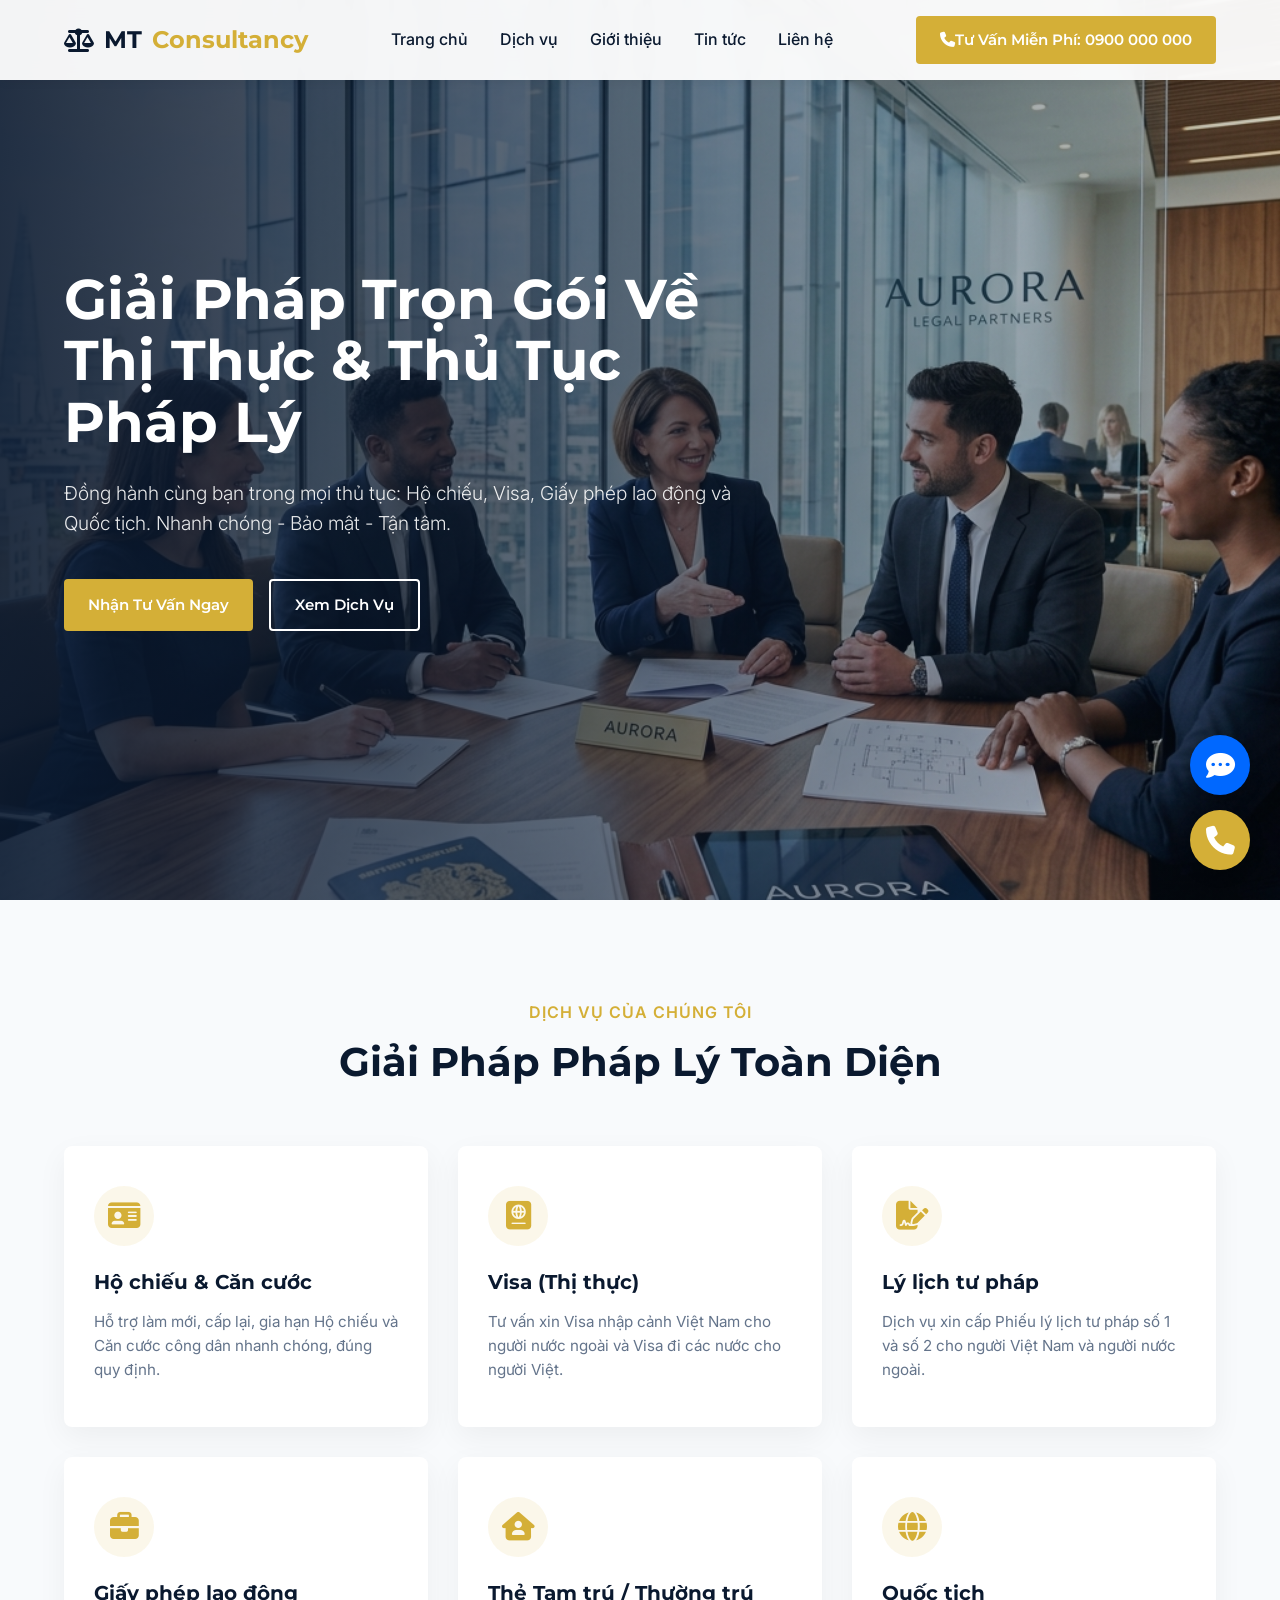
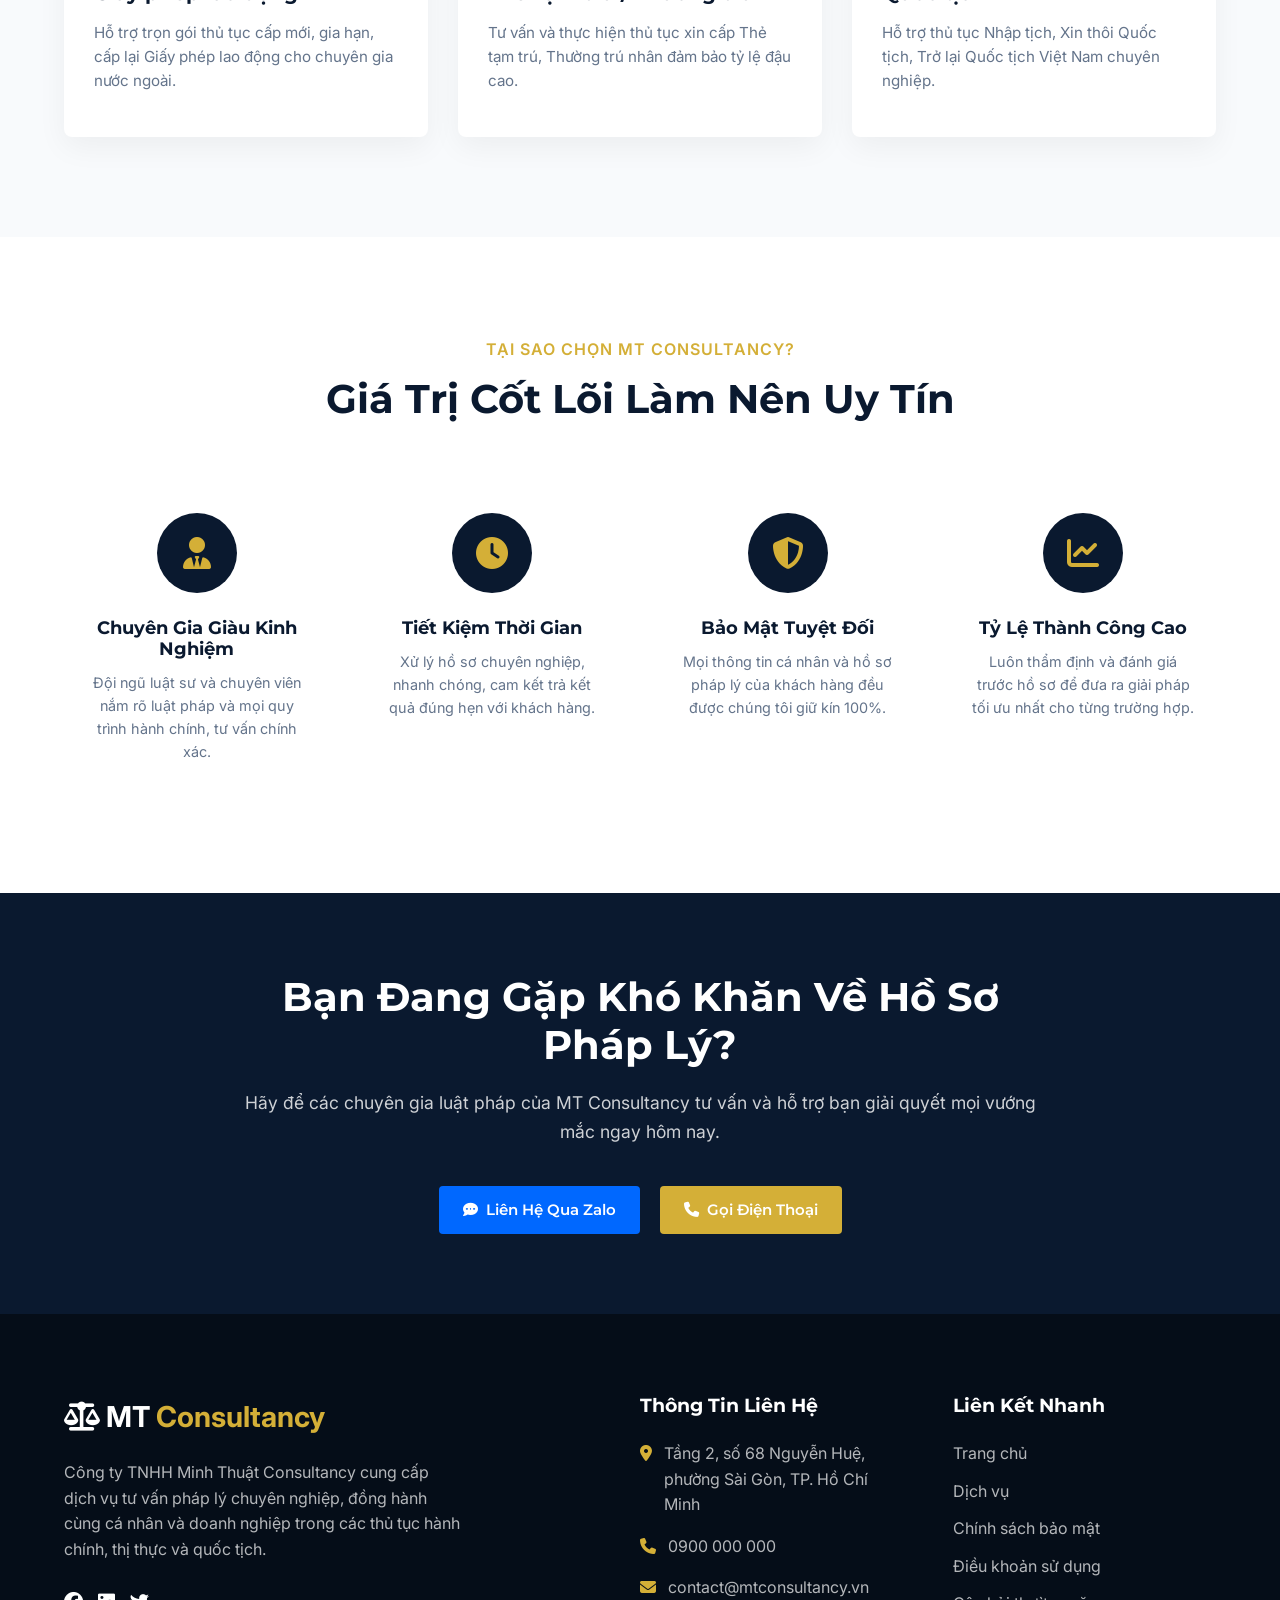
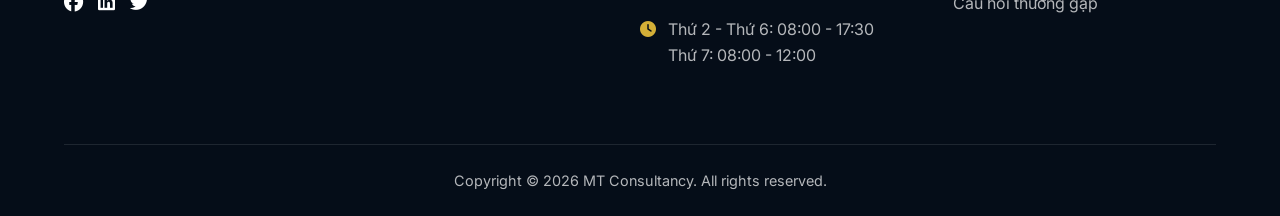
<file: index.html>
<!DOCTYPE html>
<html lang="vi">
<head>
    <meta charset="UTF-8">
    <meta name="viewport" content="width=device-width, initial-scale=1.0">
    <title>MT Consultancy | Giải Pháp Trọn Gói Về Thị Thực & Thủ Tục Pháp Lý</title>
    <meta name="description" content="CÔNG TY TNHH MINH THUẬT CONSULTANCY chuyên tư vấn, hỗ trợ thủ tục cấp Hộ chiếu, Visa, Căn cước, Lý lịch tư pháp, Giấy phép lao động, Thẻ Tạm trú, Thường trú, Quốc tịch nhanh chóng, bảo mật.">
    
    <!-- FontAwesome for Icons -->
    <link rel="stylesheet" href="https://cdnjs.cloudflare.com/ajax/libs/font-awesome/6.4.0/css/all.min.css">
    
    <!-- Custom CSS -->
    <link rel="stylesheet" href="./assets/css/styles.css">
</head>
<body>

    <!-- Header -->
    <header class="header" id="header">
        <div class="container nav-container">
            <a href="#" class="logo">
                <i class="fa-solid fa-scale-balanced"></i> MT <span>Consultancy</span>
            </a>
            
            <ul class="nav-menu" id="nav-menu">
                <li><a href="#home">Trang chủ</a></li>
                <li><a href="#services">Dịch vụ</a></li>
                <li><a href="about.html">Giới thiệu</a></li>
                <li><a href="news.html">Tin tức</a></li>
                <li><a href="#contact">Liên hệ</a></li>
            </ul>
            
            <div class="header-right">
                <a href="tel:0900000000" class="btn btn-primary">
                    <i class="fa-solid fa-phone me-2"></i> Tư Vấn Miễn Phí: 0900 000 000
                </a>
                <div class="mobile-toggle" id="mobile-toggle">
                    <i class="fa-solid fa-bars"></i>
                </div>
            </div>
        </div>
    </header>

    <!-- Main Banner (Hero Section) -->
    <section class="hero" id="home">
        <div class="container">
            <div class="hero-content">
                <h1 class="hero-title">Giải Pháp Trọn Gói Về Thị Thực & Thủ Tục Pháp Lý</h1>
                <p class="hero-subtitle">Đồng hành cùng bạn trong mọi thủ tục: Hộ chiếu, Visa, Giấy phép lao động và Quốc tịch. Nhanh chóng - Bảo mật - Tận tâm.</p>
                <div class="hero-actions">
                    <a href="#contact" class="btn btn-primary">Nhận Tư Vấn Ngay</a>
                    <a href="#services" class="btn btn-outline">Xem Dịch Vụ</a>
                </div>
            </div>
        </div>
    </section>

    <!-- Dịch vụ chính (Our Services) -->
    <section class="services" id="services">
        <div class="container">
            <div class="section-header">
                <span class="section-subtitle">Dịch Vụ Của Chúng Tôi</span>
                <h2 class="section-title">Giải Pháp Pháp Lý Toàn Diện</h2>
            </div>
            
            <div class="services-grid">
                <div class="service-card">
                    <div class="service-icon">
                        <i class="fa-solid fa-id-card"></i>
                    </div>
                    <h3>Hộ chiếu & Căn cước</h3>
                    <p>Hỗ trợ làm mới, cấp lại, gia hạn Hộ chiếu và Căn cước công dân nhanh chóng, đúng quy định.</p>
                </div>
                
                <div class="service-card">
                    <div class="service-icon">
                        <i class="fa-solid fa-passport"></i>
                    </div>
                    <h3>Visa (Thị thực)</h3>
                    <p>Tư vấn xin Visa nhập cảnh Việt Nam cho người nước ngoài và Visa đi các nước cho người Việt.</p>
                </div>
                
                <div class="service-card">
                    <div class="service-icon">
                        <i class="fa-solid fa-file-signature"></i>
                    </div>
                    <h3>Lý lịch tư pháp</h3>
                    <p>Dịch vụ xin cấp Phiếu lý lịch tư pháp số 1 và số 2 cho người Việt Nam và người nước ngoài.</p>
                </div>
                
                <div class="service-card">
                    <div class="service-icon">
                        <i class="fa-solid fa-briefcase"></i>
                    </div>
                    <h3>Giấy phép lao động</h3>
                    <p>Hỗ trợ trọn gói thủ tục cấp mới, gia hạn, cấp lại Giấy phép lao động cho chuyên gia nước ngoài.</p>
                </div>
                
                <div class="service-card">
                    <div class="service-icon">
                        <i class="fa-solid fa-house-user"></i>
                    </div>
                    <h3>Thẻ Tạm trú / Thường trú</h3>
                    <p>Tư vấn và thực hiện thủ tục xin cấp Thẻ tạm trú, Thường trú nhân đảm bảo tỷ lệ đậu cao.</p>
                </div>
                
                <div class="service-card">
                    <div class="service-icon">
                        <i class="fa-solid fa-globe"></i>
                    </div>
                    <h3>Quốc tịch</h3>
                    <p>Hỗ trợ thủ tục Nhập tịch, Xin thôi Quốc tịch, Trở lại Quốc tịch Việt Nam chuyên nghiệp.</p>
                </div>
            </div>
        </div>
    </section>

    <!-- Lý do chọn chúng tôi (Why Choose Us) -->
    <section class="why-choose-us" id="about">
        <div class="container">
            <div class="section-header">
                <span class="section-subtitle">Tại Sao Chọn MT Consultancy?</span>
                <h2 class="section-title">Giá Trị Cốt Lõi Làm Nên Uy Tín</h2>
            </div>
            
            <div class="features-grid">
                <div class="feature-item">
                    <div class="feature-icon-wrapper">
                        <i class="fa-solid fa-user-tie"></i>
                    </div>
                    <h4>Chuyên Gia Giàu Kinh Nghiệm</h4>
                    <p>Đội ngũ luật sư và chuyên viên nắm rõ luật pháp và mọi quy trình hành chính, tư vấn chính xác.</p>
                </div>
                
                <div class="feature-item">
                    <div class="feature-icon-wrapper">
                        <i class="fa-solid fa-clock"></i>
                    </div>
                    <h4>Tiết Kiệm Thời Gian</h4>
                    <p>Xử lý hồ sơ chuyên nghiệp, nhanh chóng, cam kết trả kết quả đúng hẹn với khách hàng.</p>
                </div>
                
                <div class="feature-item">
                    <div class="feature-icon-wrapper">
                        <i class="fa-solid fa-shield-halved"></i>
                    </div>
                    <h4>Bảo Mật Tuyệt Đối</h4>
                    <p>Mọi thông tin cá nhân và hồ sơ pháp lý của khách hàng đều được chúng tôi giữ kín 100%.</p>
                </div>
                
                <div class="feature-item">
                    <div class="feature-icon-wrapper">
                        <i class="fa-solid fa-chart-line"></i>
                    </div>
                    <h4>Tỷ Lệ Thành Công Cao</h4>
                    <p>Luôn thẩm định và đánh giá trước hồ sơ để đưa ra giải pháp tối ưu nhất cho từng trường hợp.</p>
                </div>
            </div>
        </div>
    </section>

    <!-- Call to Action -->
    <section class="cta-section">
        <div class="container">
            <div class="cta-content">
                <h2 class="cta-title">Bạn Đang Gặp Khó Khăn Về Hồ Sơ Pháp Lý?</h2>
                <p class="cta-desc">Hãy để các chuyên gia luật pháp của MT Consultancy tư vấn và hỗ trợ bạn giải quyết mọi vướng mắc ngay hôm nay.</p>
                <div class="cta-buttons">
                    <a href="https://zalo.me/0900000000" target="_blank" class="btn btn-zalo btn">
                        <i class="fa-solid fa-comment-dots" style="margin-right: 8px;"></i> Liên Hệ Qua Zalo
                    </a>
                    <a href="tel:0900000000" class="btn btn-primary">
                        <i class="fa-solid fa-phone" style="margin-right: 8px;"></i> Gọi Điện Thoại
                    </a>
                </div>
            </div>
        </div>
    </section>

    <!-- Footer -->
    <footer class="footer" id="contact">
        <div class="container">
            <div class="footer-grid">
                <div class="footer-col">
                    <a href="#" class="footer-logo">
                        <i class="fa-solid fa-scale-balanced"></i> MT <span>Consultancy</span>
                    </a>
                    <p class="footer-desc">Công ty TNHH Minh Thuật Consultancy cung cấp dịch vụ tư vấn pháp lý chuyên nghiệp, đồng hành cùng cá nhân và doanh nghiệp trong các thủ tục hành chính, thị thực và quốc tịch.</p>
                    <div class="social-links" style="display: flex; gap: 15px; margin-top: 20px;">
                        <a href="#" style="color: white; font-size: 1.2rem;"><i class="fa-brands fa-facebook"></i></a>
                        <a href="#" style="color: white; font-size: 1.2rem;"><i class="fa-brands fa-linkedin"></i></a>
                        <a href="#" style="color: white; font-size: 1.2rem;"><i class="fa-brands fa-twitter"></i></a>
                    </div>
                </div>
                
                <div class="footer-col">
                    <h3 class="footer-heading">Thông Tin Liên Hệ</h3>
                    <ul class="footer-contact">
                        <li>
                            <i class="fa-solid fa-location-dot"></i>
                            <span>Tầng 2, số 68 Nguyễn Huệ, phường Sài Gòn, TP. Hồ Chí Minh</span>
                        </li>
                        <li>
                            <i class="fa-solid fa-phone"></i>
                            <span>0900 000 000</span>
                        </li>
                        <li>
                            <i class="fa-solid fa-envelope"></i>
                            <span>contact@mtconsultancy.vn</span>
                        </li>
                        <li>
                            <i class="fa-solid fa-clock"></i>
                            <span>Thứ 2 - Thứ 6: 08:00 - 17:30<br>Thứ 7: 08:00 - 12:00</span>
                        </li>
                    </ul>
                </div>
                
                <div class="footer-col">
                    <h3 class="footer-heading">Liên Kết Nhanh</h3>
                    <ul class="footer-links">
                        <li><a href="#home">Trang chủ</a></li>
                        <li><a href="#services">Dịch vụ</a></li>
                        <li><a href="#">Chính sách bảo mật</a></li>
                        <li><a href="#">Điều khoản sử dụng</a></li>
                        <li><a href="#">Câu hỏi thường gặp</a></li>
                    </ul>
                </div>
            </div>
            
            <div class="footer-bottom">
                <p>Copyright &copy; 2026 MT Consultancy. All rights reserved.</p>
            </div>
        </div>
    </footer>

    <!-- Floating Contact Buttons -->
    <div class="floating-contact">
        <a href="https://zalo.me/0900000000" target="_blank" class="float-btn float-zalo" title="Chat Zalo">
            <i class="fa-solid fa-comment-dots"></i>
        </a>
        <a href="tel:0900000000" class="float-btn float-phone" title="Gọi Ngay">
            <i class="fa-solid fa-phone"></i>
        </a>
    </div>

    <!-- Custom JS -->
    <script src="./assets/js/main.js"></script>
</body>
</html>
</file>
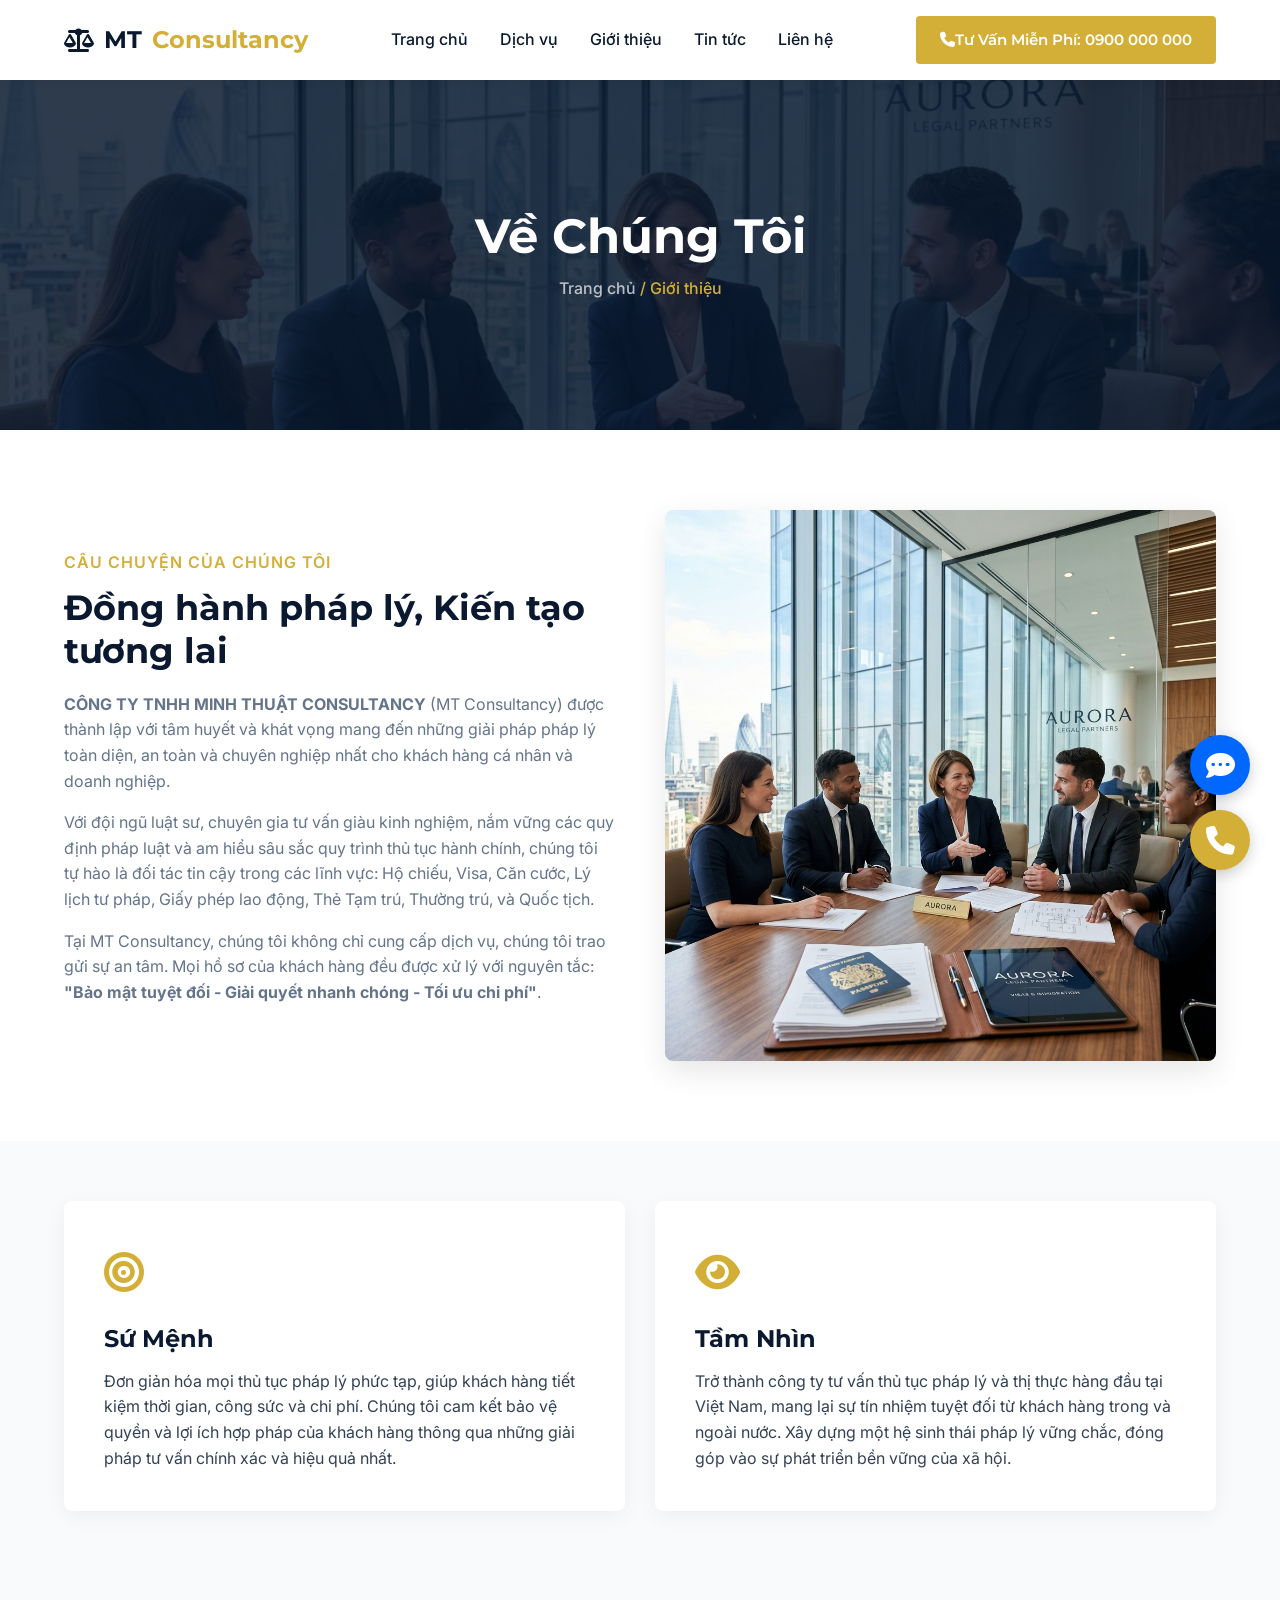
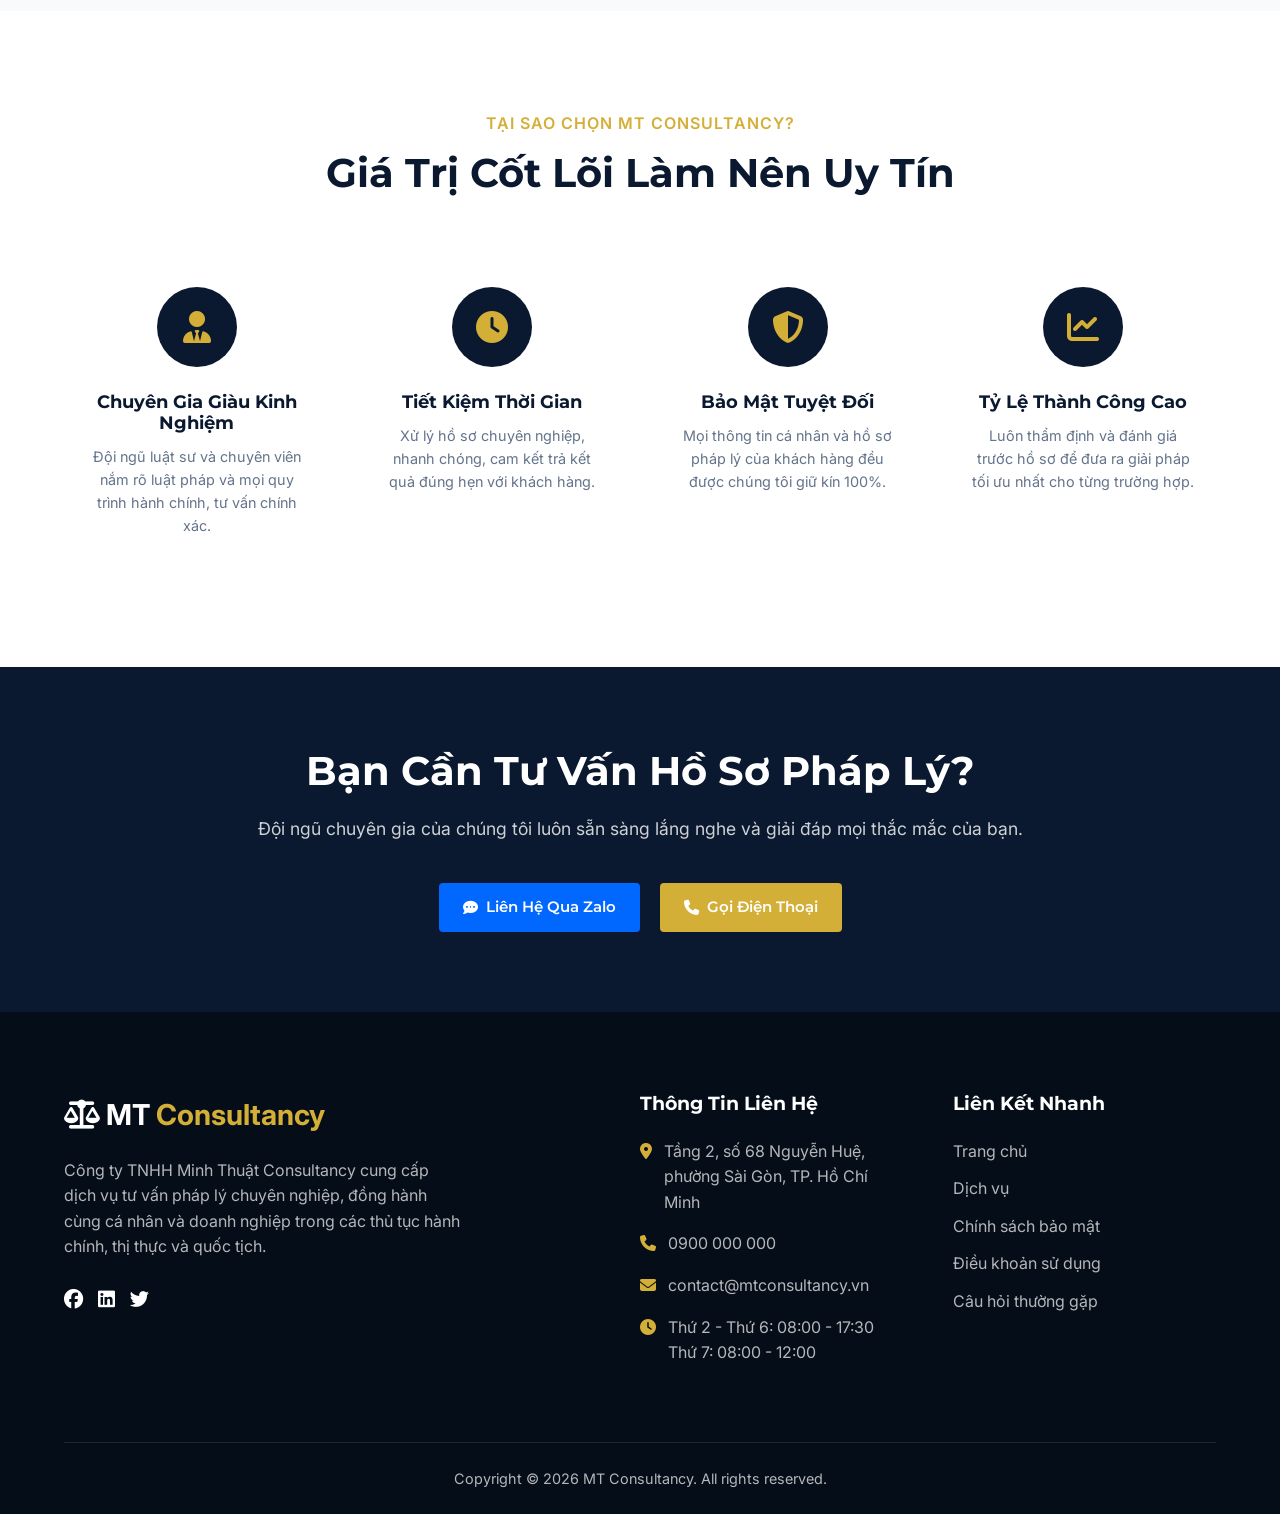
<file: about.html>
<!DOCTYPE html>
<html lang="vi">
<head>
    <meta charset="UTF-8">
    <meta name="viewport" content="width=device-width, initial-scale=1.0">
    <title>Giới thiệu | MT Consultancy</title>
    <meta name="description" content="Tìm hiểu về CÔNG TY TNHH MINH THUẬT CONSULTANCY, chuyên gia hàng đầu trong lĩnh vực tư vấn pháp lý, thị thực và quốc tịch.">
    
    <!-- FontAwesome for Icons -->
    <link rel="stylesheet" href="https://cdnjs.cloudflare.com/ajax/libs/font-awesome/6.4.0/css/all.min.css">
    
    <!-- Custom CSS -->
    <link rel="stylesheet" href="./assets/css/styles.css">
</head>
<body>

    <!-- Header -->
    <header class="header" id="header">
        <div class="container nav-container">
            <a href="index.html" class="logo">
                <i class="fa-solid fa-scale-balanced"></i> MT <span>Consultancy</span>
            </a>
            
            <ul class="nav-menu" id="nav-menu">
                <li><a href="index.html#home">Trang chủ</a></li>
                <li><a href="index.html#services">Dịch vụ</a></li>
                <li><a href="about.html">Giới thiệu</a></li>
                <li><a href="news.html">Tin tức</a></li>
                <li><a href="index.html#contact">Liên hệ</a></li>
            </ul>
            
            <div class="header-right">
                <a href="tel:0900000000" class="btn btn-primary">
                    <i class="fa-solid fa-phone me-2"></i> Tư Vấn Miễn Phí: 0900 000 000
                </a>
                <div class="mobile-toggle" id="mobile-toggle">
                    <i class="fa-solid fa-bars"></i>
                </div>
            </div>
        </div>
    </header>

    <!-- Page Banner -->
    <section class="page-banner">
        <div class="container">
            <div class="page-banner-content">
                <h1 class="page-title">Về Chúng Tôi</h1>
                <div class="breadcrumb">
                    <a href="index.html">Trang chủ</a> / <span>Giới thiệu</span>
                </div>
            </div>
        </div>
    </section>

    <!-- About Content -->
    <section class="about-content">
        <div class="container">
            <div class="about-grid">
                <div class="about-text">
                    <span class="section-subtitle">Câu chuyện của chúng tôi</span>
                    <h2>Đồng hành pháp lý, Kiến tạo tương lai</h2>
                    <p><strong>CÔNG TY TNHH MINH THUẬT CONSULTANCY</strong> (MT Consultancy) được thành lập với tâm huyết và khát vọng mang đến những giải pháp pháp lý toàn diện, an toàn và chuyên nghiệp nhất cho khách hàng cá nhân và doanh nghiệp.</p>
                    <p>Với đội ngũ luật sư, chuyên gia tư vấn giàu kinh nghiệm, nắm vững các quy định pháp luật và am hiểu sâu sắc quy trình thủ tục hành chính, chúng tôi tự hào là đối tác tin cậy trong các lĩnh vực: Hộ chiếu, Visa, Căn cước, Lý lịch tư pháp, Giấy phép lao động, Thẻ Tạm trú, Thường trú, và Quốc tịch.</p>
                    <p>Tại MT Consultancy, chúng tôi không chỉ cung cấp dịch vụ, chúng tôi trao gửi sự an tâm. Mọi hồ sơ của khách hàng đều được xử lý với nguyên tắc: <strong>"Bảo mật tuyệt đối - Giải quyết nhanh chóng - Tối ưu chi phí"</strong>.</p>
                </div>
                <div class="about-image">
                    <!-- Placeholder using the same hero banner or another corporate image, using generic placeholder here -->
                    <img src="./assets/images/hero-banner.png" alt="Đội ngũ MT Consultancy">
                </div>
            </div>
        </div>
    </section>

    <!-- Mission & Vision -->
    <section class="mission-vision">
        <div class="container">
            <div class="mv-grid">
                <div class="mv-card">
                    <div class="mv-icon">
                        <i class="fa-solid fa-bullseye"></i>
                    </div>
                    <h3>Sứ Mệnh</h3>
                    <p>Đơn giản hóa mọi thủ tục pháp lý phức tạp, giúp khách hàng tiết kiệm thời gian, công sức và chi phí. Chúng tôi cam kết bảo vệ quyền và lợi ích hợp pháp của khách hàng thông qua những giải pháp tư vấn chính xác và hiệu quả nhất.</p>
                </div>
                <div class="mv-card">
                    <div class="mv-icon">
                        <i class="fa-solid fa-eye"></i>
                    </div>
                    <h3>Tầm Nhìn</h3>
                    <p>Trở thành công ty tư vấn thủ tục pháp lý và thị thực hàng đầu tại Việt Nam, mang lại sự tín nhiệm tuyệt đối từ khách hàng trong và ngoài nước. Xây dựng một hệ sinh thái pháp lý vững chắc, đóng góp vào sự phát triển bền vững của xã hội.</p>
                </div>
            </div>
        </div>
    </section>

    <!-- Lý do chọn chúng tôi (Why Choose Us) -->
    <section class="why-choose-us">
        <div class="container">
            <div class="section-header">
                <span class="section-subtitle">Tại Sao Chọn MT Consultancy?</span>
                <h2 class="section-title">Giá Trị Cốt Lõi Làm Nên Uy Tín</h2>
            </div>
            
            <div class="features-grid">
                <div class="feature-item">
                    <div class="feature-icon-wrapper">
                        <i class="fa-solid fa-user-tie"></i>
                    </div>
                    <h4>Chuyên Gia Giàu Kinh Nghiệm</h4>
                    <p>Đội ngũ luật sư và chuyên viên nắm rõ luật pháp và mọi quy trình hành chính, tư vấn chính xác.</p>
                </div>
                
                <div class="feature-item">
                    <div class="feature-icon-wrapper">
                        <i class="fa-solid fa-clock"></i>
                    </div>
                    <h4>Tiết Kiệm Thời Gian</h4>
                    <p>Xử lý hồ sơ chuyên nghiệp, nhanh chóng, cam kết trả kết quả đúng hẹn với khách hàng.</p>
                </div>
                
                <div class="feature-item">
                    <div class="feature-icon-wrapper">
                        <i class="fa-solid fa-shield-halved"></i>
                    </div>
                    <h4>Bảo Mật Tuyệt Đối</h4>
                    <p>Mọi thông tin cá nhân và hồ sơ pháp lý của khách hàng đều được chúng tôi giữ kín 100%.</p>
                </div>
                
                <div class="feature-item">
                    <div class="feature-icon-wrapper">
                        <i class="fa-solid fa-chart-line"></i>
                    </div>
                    <h4>Tỷ Lệ Thành Công Cao</h4>
                    <p>Luôn thẩm định và đánh giá trước hồ sơ để đưa ra giải pháp tối ưu nhất cho từng trường hợp.</p>
                </div>
            </div>
        </div>
    </section>

    <!-- Call to Action -->
    <section class="cta-section">
        <div class="container">
            <div class="cta-content">
                <h2 class="cta-title">Bạn Cần Tư Vấn Hồ Sơ Pháp Lý?</h2>
                <p class="cta-desc">Đội ngũ chuyên gia của chúng tôi luôn sẵn sàng lắng nghe và giải đáp mọi thắc mắc của bạn.</p>
                <div class="cta-buttons">
                    <a href="https://zalo.me/0900000000" target="_blank" class="btn btn-zalo btn">
                        <i class="fa-solid fa-comment-dots" style="margin-right: 8px;"></i> Liên Hệ Qua Zalo
                    </a>
                    <a href="tel:0900000000" class="btn btn-primary">
                        <i class="fa-solid fa-phone" style="margin-right: 8px;"></i> Gọi Điện Thoại
                    </a>
                </div>
            </div>
        </div>
    </section>

    <!-- Footer -->
    <footer class="footer" id="contact">
        <div class="container">
            <div class="footer-grid">
                <div class="footer-col">
                    <a href="index.html" class="footer-logo">
                        <i class="fa-solid fa-scale-balanced"></i> MT <span>Consultancy</span>
                    </a>
                    <p class="footer-desc">Công ty TNHH Minh Thuật Consultancy cung cấp dịch vụ tư vấn pháp lý chuyên nghiệp, đồng hành cùng cá nhân và doanh nghiệp trong các thủ tục hành chính, thị thực và quốc tịch.</p>
                    <div class="social-links" style="display: flex; gap: 15px; margin-top: 20px;">
                        <a href="#" style="color: white; font-size: 1.2rem;"><i class="fa-brands fa-facebook"></i></a>
                        <a href="#" style="color: white; font-size: 1.2rem;"><i class="fa-brands fa-linkedin"></i></a>
                        <a href="#" style="color: white; font-size: 1.2rem;"><i class="fa-brands fa-twitter"></i></a>
                    </div>
                </div>
                
                <div class="footer-col">
                    <h3 class="footer-heading">Thông Tin Liên Hệ</h3>
                    <ul class="footer-contact">
                        <li>
                            <i class="fa-solid fa-location-dot"></i>
                            <span>Tầng 2, số 68 Nguyễn Huệ, phường Sài Gòn, TP. Hồ Chí Minh</span>
                        </li>
                        <li>
                            <i class="fa-solid fa-phone"></i>
                            <span>0900 000 000</span>
                        </li>
                        <li>
                            <i class="fa-solid fa-envelope"></i>
                            <span>contact@mtconsultancy.vn</span>
                        </li>
                        <li>
                            <i class="fa-solid fa-clock"></i>
                            <span>Thứ 2 - Thứ 6: 08:00 - 17:30<br>Thứ 7: 08:00 - 12:00</span>
                        </li>
                    </ul>
                </div>
                
                <div class="footer-col">
                    <h3 class="footer-heading">Liên Kết Nhanh</h3>
                    <ul class="footer-links">
                        <li><a href="index.html#home">Trang chủ</a></li>
                        <li><a href="index.html#services">Dịch vụ</a></li>
                        <li><a href="#">Chính sách bảo mật</a></li>
                        <li><a href="#">Điều khoản sử dụng</a></li>
                        <li><a href="#">Câu hỏi thường gặp</a></li>
                    </ul>
                </div>
            </div>
            
            <div class="footer-bottom">
                <p>Copyright &copy; 2026 MT Consultancy. All rights reserved.</p>
            </div>
        </div>
    </footer>

    <!-- Floating Contact Buttons -->
    <div class="floating-contact">
        <a href="https://zalo.me/0900000000" target="_blank" class="float-btn float-zalo" title="Chat Zalo">
            <i class="fa-solid fa-comment-dots"></i>
        </a>
        <a href="tel:0900000000" class="float-btn float-phone" title="Gọi Ngay">
            <i class="fa-solid fa-phone"></i>
        </a>
    </div>

    <!-- Custom JS -->
    <script src="./assets/js/main.js"></script>
</body>
</html>
</file>
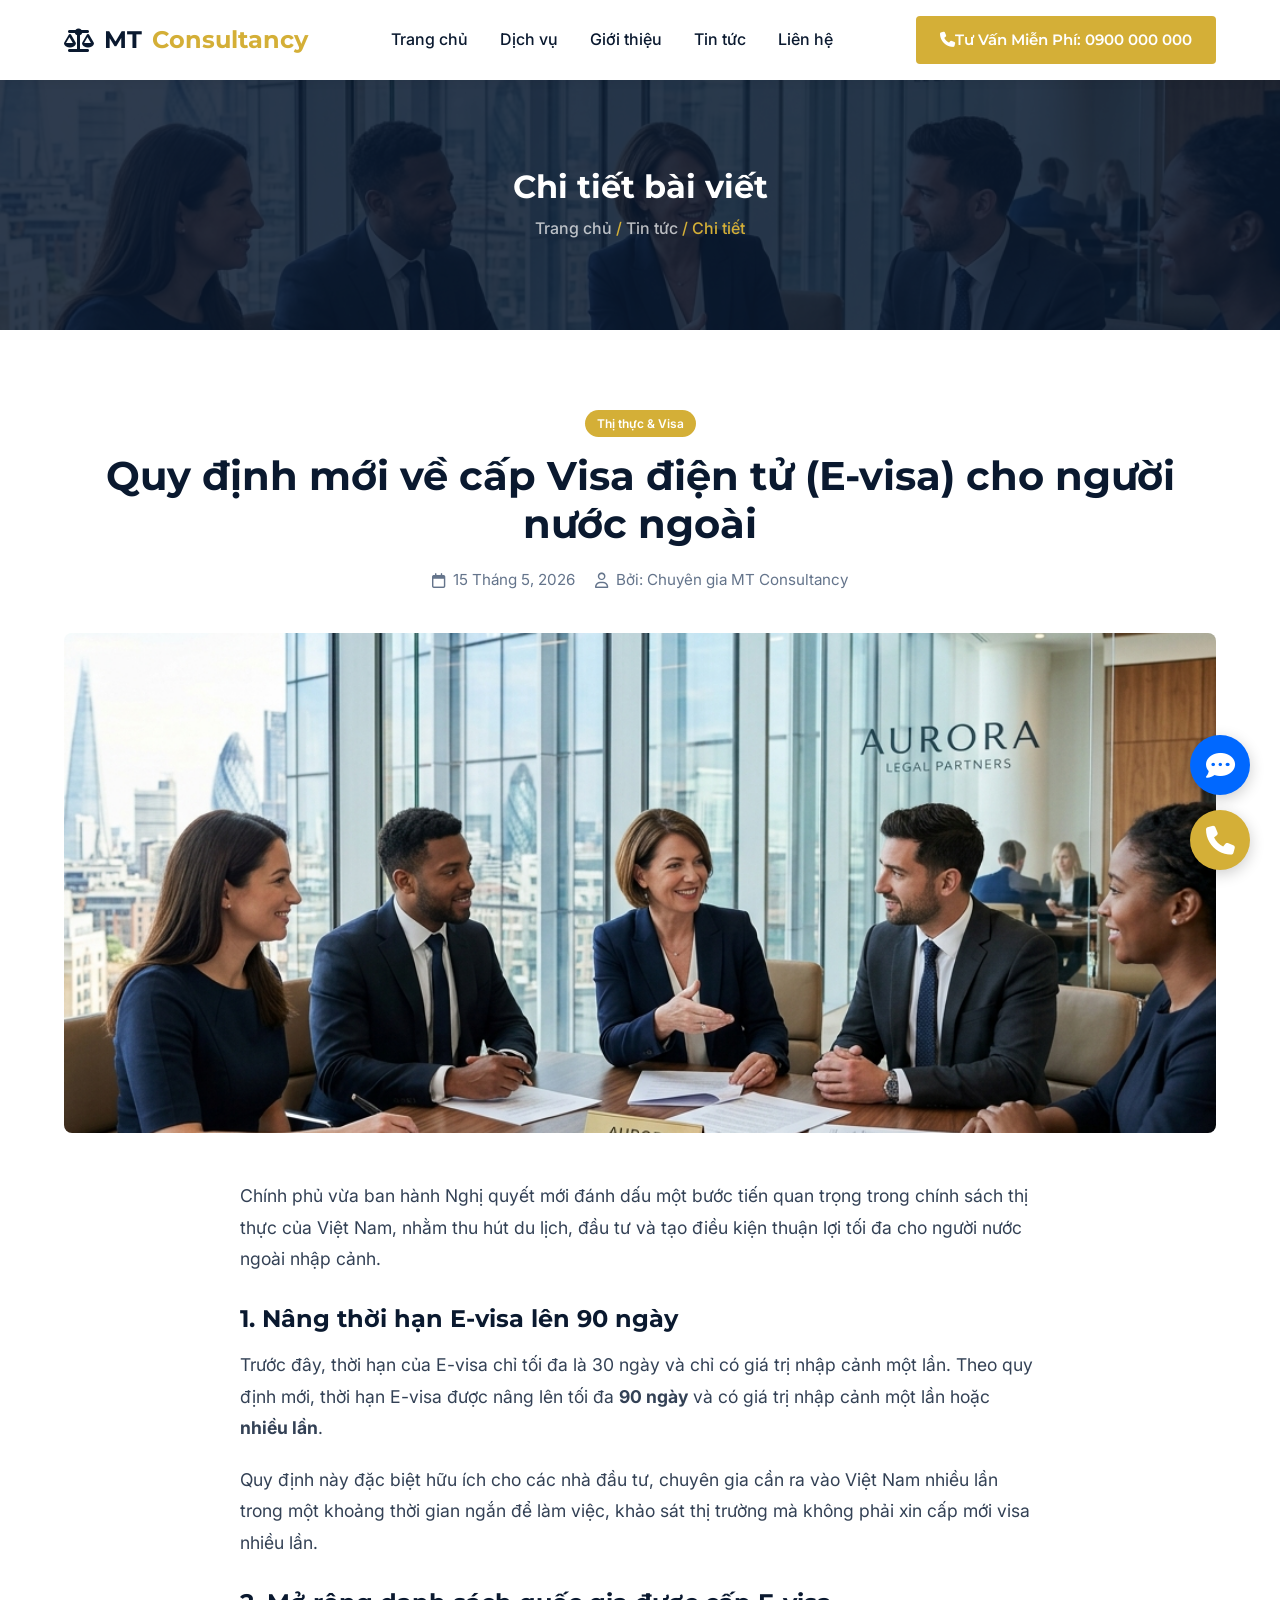
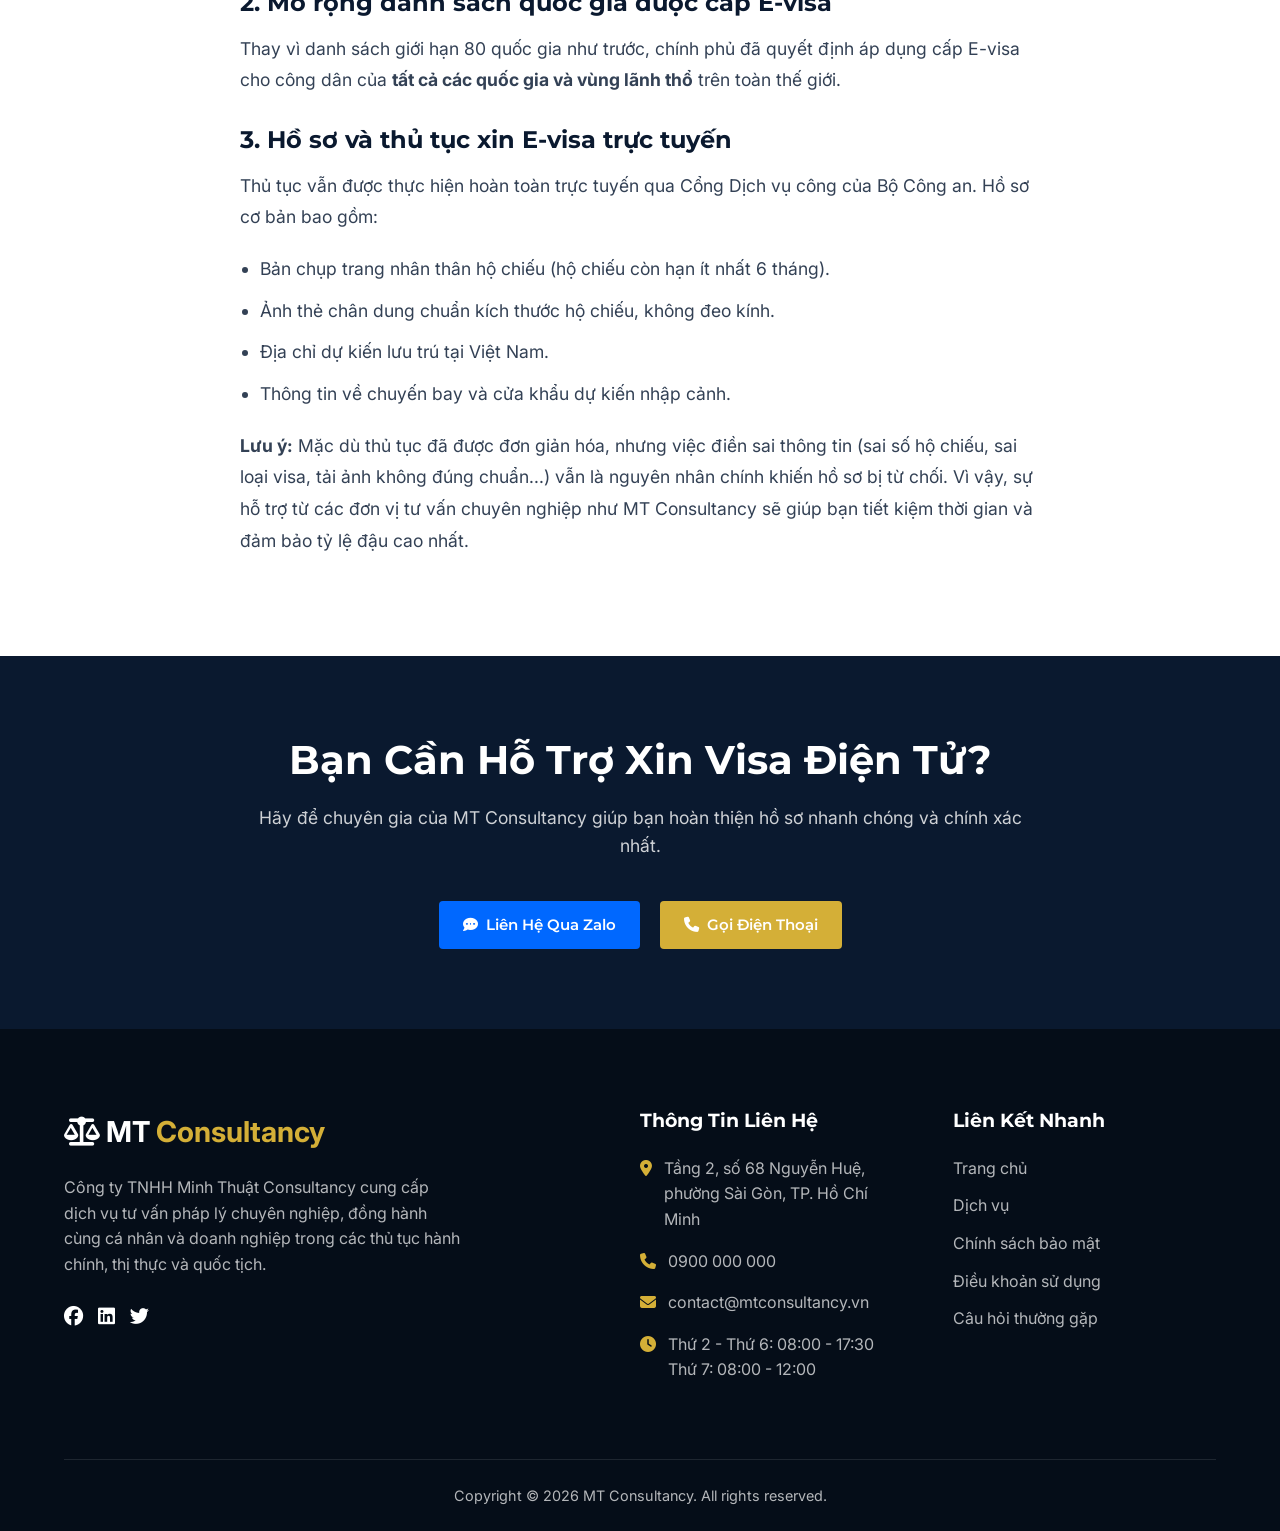
<file: news-detail.html>
<!DOCTYPE html>
<html lang="vi">
<head>
    <meta charset="UTF-8">
    <meta name="viewport" content="width=device-width, initial-scale=1.0">
    <title>Quy định mới về cấp Visa điện tử (E-visa) cho người nước ngoài | MT Consultancy</title>
    <meta name="description" content="Chi tiết quy định mới nhất về cấp Visa điện tử (E-visa) cho người nước ngoài tại Việt Nam.">
    
    <!-- FontAwesome for Icons -->
    <link rel="stylesheet" href="https://cdnjs.cloudflare.com/ajax/libs/font-awesome/6.4.0/css/all.min.css">
    
    <!-- Custom CSS -->
    <link rel="stylesheet" href="./assets/css/styles.css">
</head>
<body>

    <!-- Header -->
    <header class="header" id="header">
        <div class="container nav-container">
            <a href="index.html" class="logo">
                <i class="fa-solid fa-scale-balanced"></i> MT <span>Consultancy</span>
            </a>
            
            <ul class="nav-menu" id="nav-menu">
                <li><a href="index.html#home">Trang chủ</a></li>
                <li><a href="index.html#services">Dịch vụ</a></li>
                <li><a href="about.html">Giới thiệu</a></li>
                <li><a href="news.html">Tin tức</a></li>
                <li><a href="index.html#contact">Liên hệ</a></li>
            </ul>
            
            <div class="header-right">
                <a href="tel:0900000000" class="btn btn-primary">
                    <i class="fa-solid fa-phone me-2"></i> Tư Vấn Miễn Phí: 0900 000 000
                </a>
                <div class="mobile-toggle" id="mobile-toggle">
                    <i class="fa-solid fa-bars"></i>
                </div>
            </div>
        </div>
    </header>

    <!-- Page Banner -->
    <section class="page-banner" style="height: 250px;">
        <div class="container">
            <div class="page-banner-content">
                <h1 class="page-title" style="font-size: 2rem;">Chi tiết bài viết</h1>
                <div class="breadcrumb">
                    <a href="index.html">Trang chủ</a> / <a href="news.html">Tin tức</a> / <span>Chi tiết</span>
                </div>
            </div>
        </div>
    </section>

    <!-- News Detail Section -->
    <section class="news-detail-section">
        <div class="container">
            <div class="news-detail-header">
                <span class="category-badge">Thị thực & Visa</span>
                <h1 class="news-detail-title">Quy định mới về cấp Visa điện tử (E-visa) cho người nước ngoài</h1>
                <div class="news-detail-meta">
                    <span><i class="fa-regular fa-calendar"></i> 15 Tháng 5, 2026</span>
                    <span><i class="fa-regular fa-user"></i> Bởi: Chuyên gia MT Consultancy</span>
                </div>
            </div>
            
            <img src="./assets/images/hero-banner.png" alt="Quy định mới về E-visa" class="news-detail-img">
            
            <div class="news-detail-content">
                <p>Chính phủ vừa ban hành Nghị quyết mới đánh dấu một bước tiến quan trọng trong chính sách thị thực của Việt Nam, nhằm thu hút du lịch, đầu tư và tạo điều kiện thuận lợi tối đa cho người nước ngoài nhập cảnh.</p>
                
                <h3>1. Nâng thời hạn E-visa lên 90 ngày</h3>
                <p>Trước đây, thời hạn của E-visa chỉ tối đa là 30 ngày và chỉ có giá trị nhập cảnh một lần. Theo quy định mới, thời hạn E-visa được nâng lên tối đa <strong>90 ngày</strong> và có giá trị nhập cảnh một lần hoặc <strong>nhiều lần</strong>.</p>
                <p>Quy định này đặc biệt hữu ích cho các nhà đầu tư, chuyên gia cần ra vào Việt Nam nhiều lần trong một khoảng thời gian ngắn để làm việc, khảo sát thị trường mà không phải xin cấp mới visa nhiều lần.</p>
                
                <h3>2. Mở rộng danh sách quốc gia được cấp E-visa</h3>
                <p>Thay vì danh sách giới hạn 80 quốc gia như trước, chính phủ đã quyết định áp dụng cấp E-visa cho công dân của <strong>tất cả các quốc gia và vùng lãnh thổ</strong> trên toàn thế giới.</p>
                
                <h3>3. Hồ sơ và thủ tục xin E-visa trực tuyến</h3>
                <p>Thủ tục vẫn được thực hiện hoàn toàn trực tuyến qua Cổng Dịch vụ công của Bộ Công an. Hồ sơ cơ bản bao gồm:</p>
                <ul>
                    <li>Bản chụp trang nhân thân hộ chiếu (hộ chiếu còn hạn ít nhất 6 tháng).</li>
                    <li>Ảnh thẻ chân dung chuẩn kích thước hộ chiếu, không đeo kính.</li>
                    <li>Địa chỉ dự kiến lưu trú tại Việt Nam.</li>
                    <li>Thông tin về chuyến bay và cửa khẩu dự kiến nhập cảnh.</li>
                </ul>
                
                <p><strong>Lưu ý:</strong> Mặc dù thủ tục đã được đơn giản hóa, nhưng việc điền sai thông tin (sai số hộ chiếu, sai loại visa, tải ảnh không đúng chuẩn...) vẫn là nguyên nhân chính khiến hồ sơ bị từ chối. Vì vậy, sự hỗ trợ từ các đơn vị tư vấn chuyên nghiệp như MT Consultancy sẽ giúp bạn tiết kiệm thời gian và đảm bảo tỷ lệ đậu cao nhất.</p>
            </div>
        </div>
    </section>

    <!-- Call to Action -->
    <section class="cta-section">
        <div class="container">
            <div class="cta-content">
                <h2 class="cta-title">Bạn Cần Hỗ Trợ Xin Visa Điện Tử?</h2>
                <p class="cta-desc">Hãy để chuyên gia của MT Consultancy giúp bạn hoàn thiện hồ sơ nhanh chóng và chính xác nhất.</p>
                <div class="cta-buttons">
                    <a href="https://zalo.me/0900000000" target="_blank" class="btn btn-zalo btn">
                        <i class="fa-solid fa-comment-dots" style="margin-right: 8px;"></i> Liên Hệ Qua Zalo
                    </a>
                    <a href="tel:0900000000" class="btn btn-primary">
                        <i class="fa-solid fa-phone" style="margin-right: 8px;"></i> Gọi Điện Thoại
                    </a>
                </div>
            </div>
        </div>
    </section>

    <!-- Footer -->
    <footer class="footer" id="contact">
        <!-- ... Footer Content (Same as other pages) ... -->
        <div class="container">
            <div class="footer-grid">
                <div class="footer-col">
                    <a href="index.html" class="footer-logo">
                        <i class="fa-solid fa-scale-balanced"></i> MT <span>Consultancy</span>
                    </a>
                    <p class="footer-desc">Công ty TNHH Minh Thuật Consultancy cung cấp dịch vụ tư vấn pháp lý chuyên nghiệp, đồng hành cùng cá nhân và doanh nghiệp trong các thủ tục hành chính, thị thực và quốc tịch.</p>
                    <div class="social-links" style="display: flex; gap: 15px; margin-top: 20px;">
                        <a href="#" style="color: white; font-size: 1.2rem;"><i class="fa-brands fa-facebook"></i></a>
                        <a href="#" style="color: white; font-size: 1.2rem;"><i class="fa-brands fa-linkedin"></i></a>
                        <a href="#" style="color: white; font-size: 1.2rem;"><i class="fa-brands fa-twitter"></i></a>
                    </div>
                </div>
                
                <div class="footer-col">
                    <h3 class="footer-heading">Thông Tin Liên Hệ</h3>
                    <ul class="footer-contact">
                        <li>
                            <i class="fa-solid fa-location-dot"></i>
                            <span>Tầng 2, số 68 Nguyễn Huệ, phường Sài Gòn, TP. Hồ Chí Minh</span>
                        </li>
                        <li>
                            <i class="fa-solid fa-phone"></i>
                            <span>0900 000 000</span>
                        </li>
                        <li>
                            <i class="fa-solid fa-envelope"></i>
                            <span>contact@mtconsultancy.vn</span>
                        </li>
                        <li>
                            <i class="fa-solid fa-clock"></i>
                            <span>Thứ 2 - Thứ 6: 08:00 - 17:30<br>Thứ 7: 08:00 - 12:00</span>
                        </li>
                    </ul>
                </div>
                
                <div class="footer-col">
                    <h3 class="footer-heading">Liên Kết Nhanh</h3>
                    <ul class="footer-links">
                        <li><a href="index.html#home">Trang chủ</a></li>
                        <li><a href="index.html#services">Dịch vụ</a></li>
                        <li><a href="#">Chính sách bảo mật</a></li>
                        <li><a href="#">Điều khoản sử dụng</a></li>
                        <li><a href="#">Câu hỏi thường gặp</a></li>
                    </ul>
                </div>
            </div>
            
            <div class="footer-bottom">
                <p>Copyright &copy; 2026 MT Consultancy. All rights reserved.</p>
            </div>
        </div>
    </footer>

    <!-- Floating Contact Buttons -->
    <div class="floating-contact">
        <a href="https://zalo.me/0900000000" target="_blank" class="float-btn float-zalo" title="Chat Zalo">
            <i class="fa-solid fa-comment-dots"></i>
        </a>
        <a href="tel:0900000000" class="float-btn float-phone" title="Gọi Ngay">
            <i class="fa-solid fa-phone"></i>
        </a>
    </div>

    <!-- Custom JS -->
    <script src="./assets/js/main.js"></script>
</body>
</html>
</file>
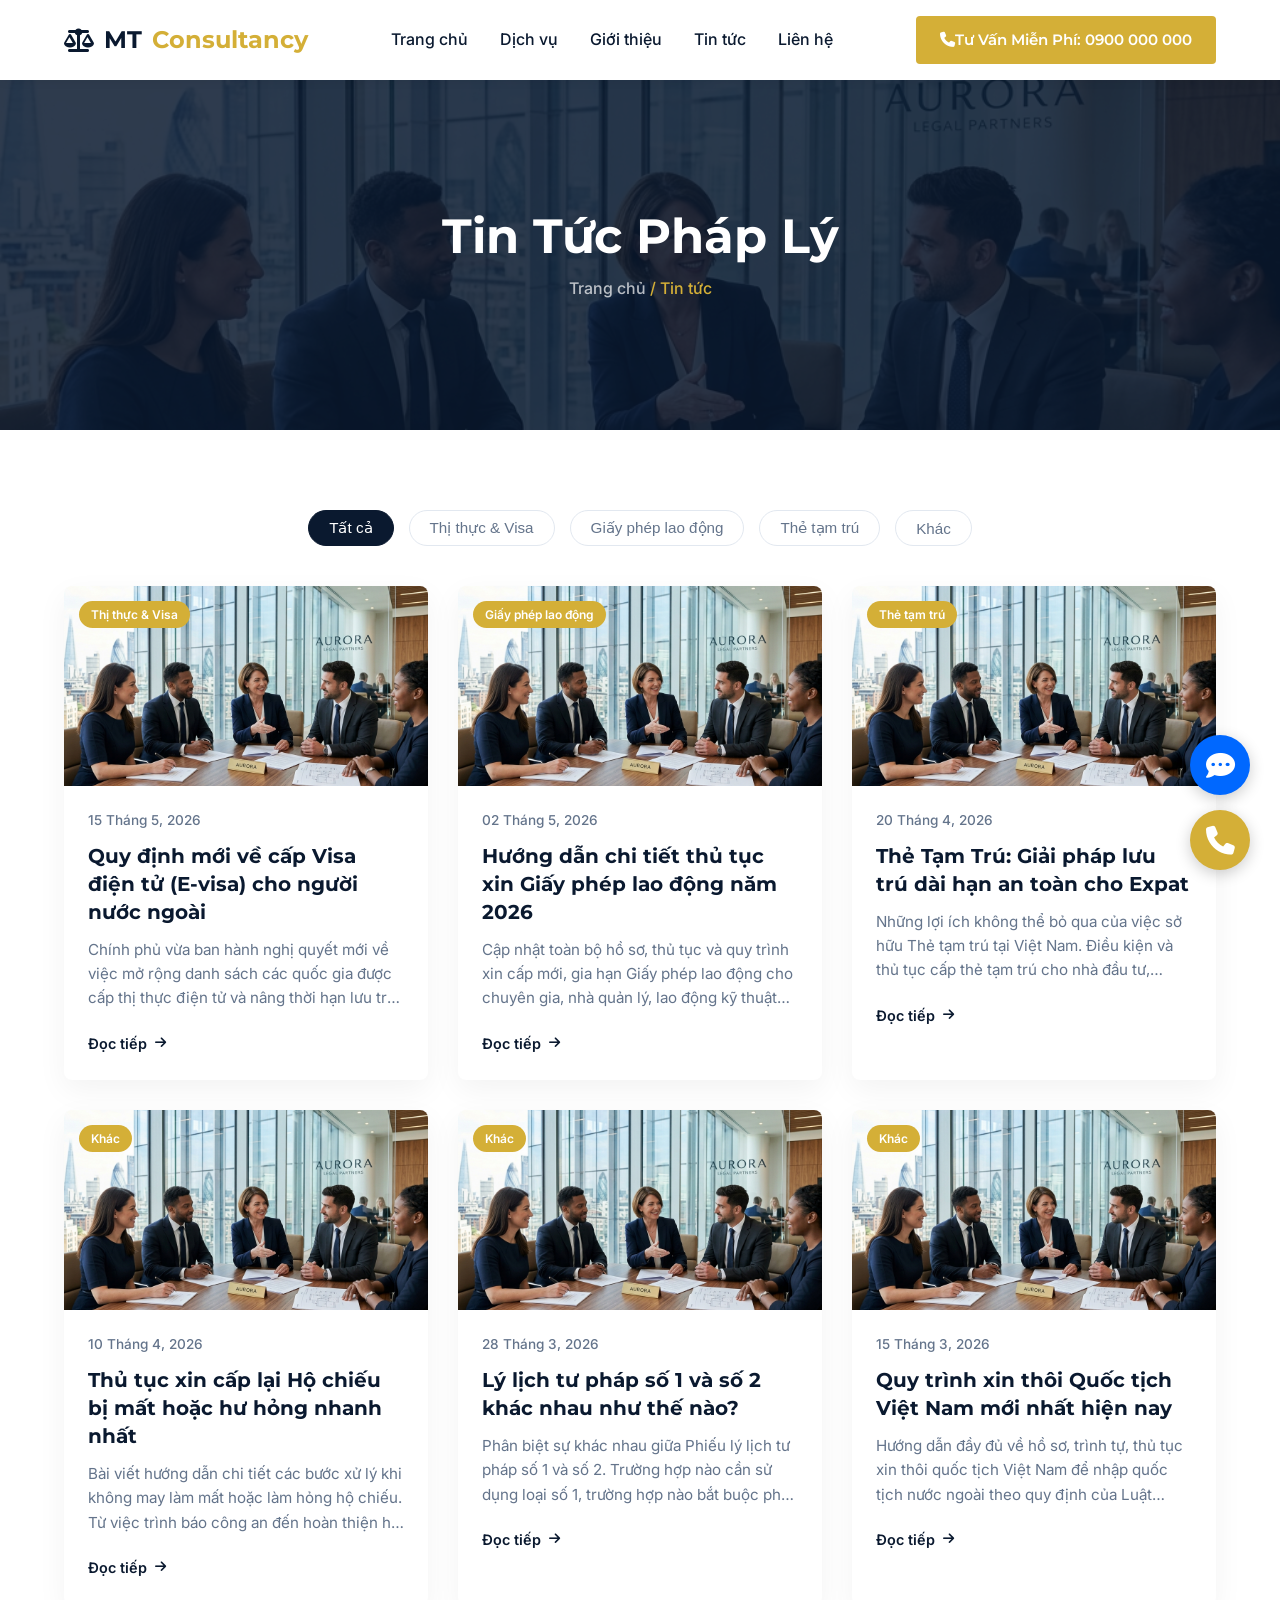
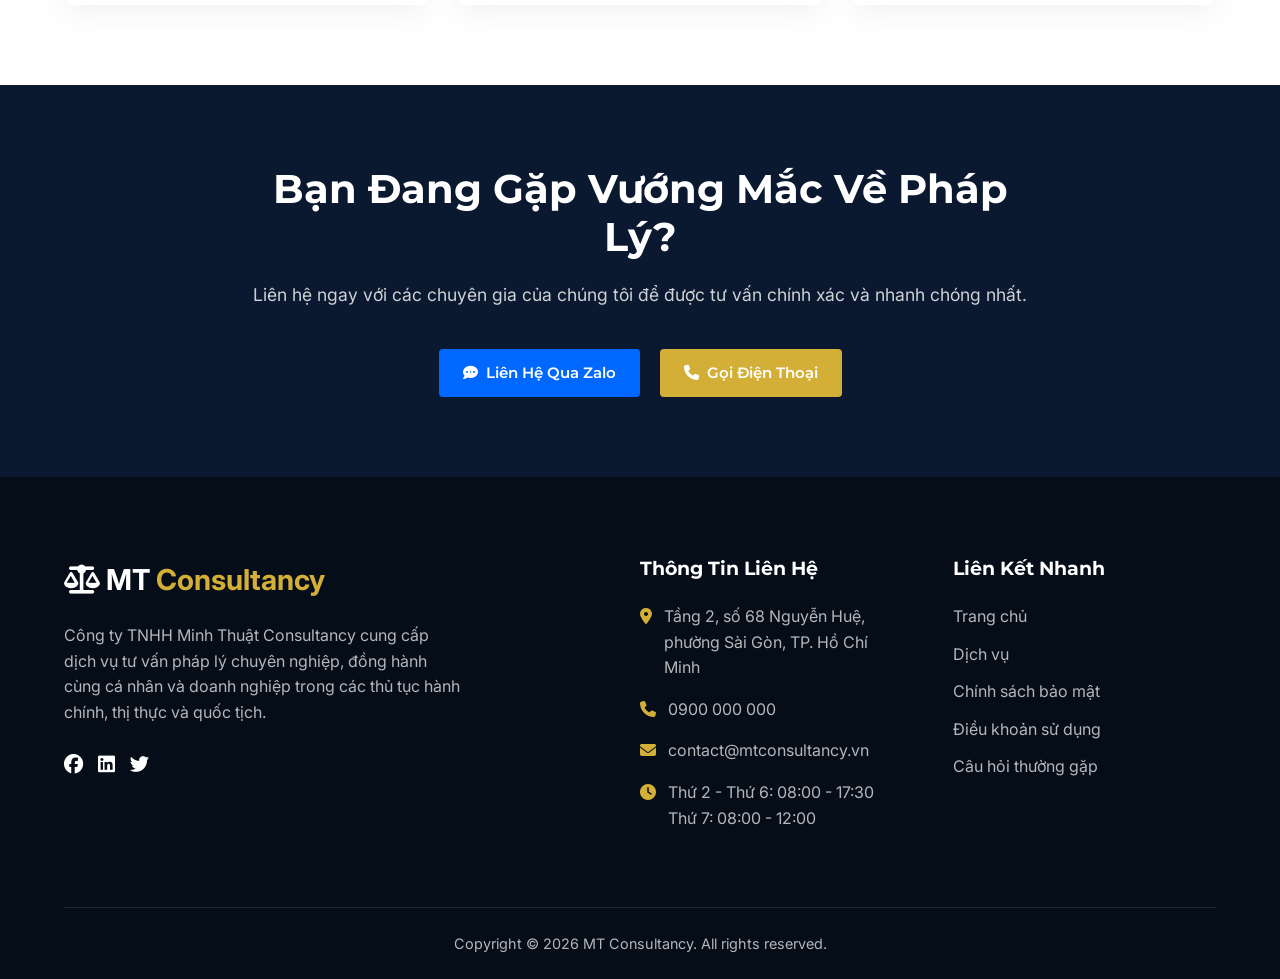
<file: news.html>
<!DOCTYPE html>
<html lang="vi">
<head>
    <meta charset="UTF-8">
    <meta name="viewport" content="width=device-width, initial-scale=1.0">
    <title>Tin tức | MT Consultancy</title>
    <meta name="description" content="Cập nhật những tin tức pháp lý, quy định mới nhất về thị thực, xuất nhập cảnh và luật doanh nghiệp từ MT Consultancy.">
    
    <!-- FontAwesome for Icons -->
    <link rel="stylesheet" href="https://cdnjs.cloudflare.com/ajax/libs/font-awesome/6.4.0/css/all.min.css">
    
    <!-- Custom CSS -->
    <link rel="stylesheet" href="./assets/css/styles.css?v=2">
</head>
<body>

    <!-- Header -->
    <header class="header" id="header">
        <div class="container nav-container">
            <a href="index.html" class="logo">
                <i class="fa-solid fa-scale-balanced"></i> MT <span>Consultancy</span>
            </a>
            
            <ul class="nav-menu" id="nav-menu">
                <li><a href="index.html#home">Trang chủ</a></li>
                <li><a href="index.html#services">Dịch vụ</a></li>
                <li><a href="about.html">Giới thiệu</a></li>
                <li><a href="news.html">Tin tức</a></li>
                <li><a href="index.html#contact">Liên hệ</a></li>
            </ul>
            
            <div class="header-right">
                <a href="tel:0900000000" class="btn btn-primary">
                    <i class="fa-solid fa-phone me-2"></i> Tư Vấn Miễn Phí: 0900 000 000
                </a>
                <div class="mobile-toggle" id="mobile-toggle">
                    <i class="fa-solid fa-bars"></i>
                </div>
            </div>
        </div>
    </header>

    <!-- Page Banner -->
    <section class="page-banner">
        <div class="container">
            <div class="page-banner-content">
                <h1 class="page-title">Tin Tức Pháp Lý</h1>
                <div class="breadcrumb">
                    <a href="index.html">Trang chủ</a> / <span>Tin tức</span>
                </div>
            </div>
        </div>
    </section>

    <!-- News Section -->
    <section class="news-section">
        <div class="container">
            <!-- Categories -->
            <div class="news-categories">
                <button class="category-btn active" data-filter="all">Tất cả</button>
                <button class="category-btn" data-filter="visa">Thị thực & Visa</button>
                <button class="category-btn" data-filter="work-permit">Giấy phép lao động</button>
                <button class="category-btn" data-filter="residence">Thẻ tạm trú</button>
                <button class="category-btn" data-filter="other">Khác</button>
            </div>

            <div class="news-grid" id="news-grid">
                <!-- News Item 1 -->
                <div class="news-card" data-category="visa">
                    <span class="category-badge">Thị thực & Visa</span>
                    <img src="./assets/images/hero-banner.png" alt="Tin tức 1" class="news-img">
                    <div class="news-content">
                        <span class="news-date">15 Tháng 5, 2026</span>
                        <h3 class="news-title"><a href="news-detail.html">Quy định mới về cấp Visa điện tử (E-visa) cho người nước ngoài</a></h3>
                        <p class="news-excerpt">Chính phủ vừa ban hành nghị quyết mới về việc mở rộng danh sách các quốc gia được cấp thị thực điện tử và nâng thời hạn lưu trú lên đến 90 ngày, có giá trị nhập cảnh nhiều lần.</p>
                        <a href="news-detail.html" class="read-more">Đọc tiếp <i class="fa-solid fa-arrow-right"></i></a>
                    </div>
                </div>
                
                <!-- News Item 2 -->
                <div class="news-card" data-category="work-permit">
                    <span class="category-badge">Giấy phép lao động</span>
                    <img src="./assets/images/hero-banner.png" alt="Tin tức 2" class="news-img">
                    <div class="news-content">
                        <span class="news-date">02 Tháng 5, 2026</span>
                        <h3 class="news-title"><a href="news-detail.html">Hướng dẫn chi tiết thủ tục xin Giấy phép lao động năm 2026</a></h3>
                        <p class="news-excerpt">Cập nhật toàn bộ hồ sơ, thủ tục và quy trình xin cấp mới, gia hạn Giấy phép lao động cho chuyên gia, nhà quản lý, lao động kỹ thuật người nước ngoài làm việc tại Việt Nam.</p>
                        <a href="news-detail.html" class="read-more">Đọc tiếp <i class="fa-solid fa-arrow-right"></i></a>
                    </div>
                </div>
                
                <!-- News Item 3 -->
                <div class="news-card" data-category="residence">
                    <span class="category-badge">Thẻ tạm trú</span>
                    <img src="./assets/images/hero-banner.png" alt="Tin tức 3" class="news-img">
                    <div class="news-content">
                        <span class="news-date">20 Tháng 4, 2026</span>
                        <h3 class="news-title"><a href="news-detail.html">Thẻ Tạm Trú: Giải pháp lưu trú dài hạn an toàn cho Expat</a></h3>
                        <p class="news-excerpt">Những lợi ích không thể bỏ qua của việc sở hữu Thẻ tạm trú tại Việt Nam. Điều kiện và thủ tục cấp thẻ tạm trú cho nhà đầu tư, người lao động nước ngoài và thân nhân.</p>
                        <a href="news-detail.html" class="read-more">Đọc tiếp <i class="fa-solid fa-arrow-right"></i></a>
                    </div>
                </div>
                
                <!-- News Item 4 -->
                <div class="news-card" data-category="other">
                    <span class="category-badge">Khác</span>
                    <img src="./assets/images/hero-banner.png" alt="Tin tức 4" class="news-img">
                    <div class="news-content">
                        <span class="news-date">10 Tháng 4, 2026</span>
                        <h3 class="news-title"><a href="news-detail.html">Thủ tục xin cấp lại Hộ chiếu bị mất hoặc hư hỏng nhanh nhất</a></h3>
                        <p class="news-excerpt">Bài viết hướng dẫn chi tiết các bước xử lý khi không may làm mất hoặc làm hỏng hộ chiếu. Từ việc trình báo công an đến hoàn thiện hồ sơ xin cấp lại tại Cục Quản lý Xuất nhập cảnh.</p>
                        <a href="news-detail.html" class="read-more">Đọc tiếp <i class="fa-solid fa-arrow-right"></i></a>
                    </div>
                </div>
                
                <!-- News Item 5 -->
                <div class="news-card" data-category="other">
                    <span class="category-badge">Khác</span>
                    <img src="./assets/images/hero-banner.png" alt="Tin tức 5" class="news-img">
                    <div class="news-content">
                        <span class="news-date">28 Tháng 3, 2026</span>
                        <h3 class="news-title"><a href="news-detail.html">Lý lịch tư pháp số 1 và số 2 khác nhau như thế nào?</a></h3>
                        <p class="news-excerpt">Phân biệt sự khác nhau giữa Phiếu lý lịch tư pháp số 1 và số 2. Trường hợp nào cần sử dụng loại số 1, trường hợp nào bắt buộc phải dùng loại số 2? Tìm hiểu ngay trong bài viết.</p>
                        <a href="news-detail.html" class="read-more">Đọc tiếp <i class="fa-solid fa-arrow-right"></i></a>
                    </div>
                </div>
                
                <!-- News Item 6 -->
                <div class="news-card" data-category="other">
                    <span class="category-badge">Khác</span>
                    <img src="./assets/images/hero-banner.png" alt="Tin tức 6" class="news-img">
                    <div class="news-content">
                        <span class="news-date">15 Tháng 3, 2026</span>
                        <h3 class="news-title"><a href="news-detail.html">Quy trình xin thôi Quốc tịch Việt Nam mới nhất hiện nay</a></h3>
                        <p class="news-excerpt">Hướng dẫn đầy đủ về hồ sơ, trình tự, thủ tục xin thôi quốc tịch Việt Nam để nhập quốc tịch nước ngoài theo quy định của Luật Quốc tịch hiện hành.</p>
                        <a href="news-detail.html" class="read-more">Đọc tiếp <i class="fa-solid fa-arrow-right"></i></a>
                    </div>
                </div>
            </div>
        </div>
    </section>

    <!-- Call to Action -->
    <section class="cta-section">
        <div class="container">
            <div class="cta-content">
                <h2 class="cta-title">Bạn Đang Gặp Vướng Mắc Về Pháp Lý?</h2>
                <p class="cta-desc">Liên hệ ngay với các chuyên gia của chúng tôi để được tư vấn chính xác và nhanh chóng nhất.</p>
                <div class="cta-buttons">
                    <a href="https://zalo.me/0900000000" target="_blank" class="btn btn-zalo btn">
                        <i class="fa-solid fa-comment-dots" style="margin-right: 8px;"></i> Liên Hệ Qua Zalo
                    </a>
                    <a href="tel:0900000000" class="btn btn-primary">
                        <i class="fa-solid fa-phone" style="margin-right: 8px;"></i> Gọi Điện Thoại
                    </a>
                </div>
            </div>
        </div>
    </section>

    <!-- Footer -->
    <footer class="footer" id="contact">
        <div class="container">
            <div class="footer-grid">
                <div class="footer-col">
                    <a href="index.html" class="footer-logo">
                        <i class="fa-solid fa-scale-balanced"></i> MT <span>Consultancy</span>
                    </a>
                    <p class="footer-desc">Công ty TNHH Minh Thuật Consultancy cung cấp dịch vụ tư vấn pháp lý chuyên nghiệp, đồng hành cùng cá nhân và doanh nghiệp trong các thủ tục hành chính, thị thực và quốc tịch.</p>
                    <div class="social-links" style="display: flex; gap: 15px; margin-top: 20px;">
                        <a href="#" style="color: white; font-size: 1.2rem;"><i class="fa-brands fa-facebook"></i></a>
                        <a href="#" style="color: white; font-size: 1.2rem;"><i class="fa-brands fa-linkedin"></i></a>
                        <a href="#" style="color: white; font-size: 1.2rem;"><i class="fa-brands fa-twitter"></i></a>
                    </div>
                </div>
                
                <div class="footer-col">
                    <h3 class="footer-heading">Thông Tin Liên Hệ</h3>
                    <ul class="footer-contact">
                        <li>
                            <i class="fa-solid fa-location-dot"></i>
                            <span>Tầng 2, số 68 Nguyễn Huệ, phường Sài Gòn, TP. Hồ Chí Minh</span>
                        </li>
                        <li>
                            <i class="fa-solid fa-phone"></i>
                            <span>0900 000 000</span>
                        </li>
                        <li>
                            <i class="fa-solid fa-envelope"></i>
                            <span>contact@mtconsultancy.vn</span>
                        </li>
                        <li>
                            <i class="fa-solid fa-clock"></i>
                            <span>Thứ 2 - Thứ 6: 08:00 - 17:30<br>Thứ 7: 08:00 - 12:00</span>
                        </li>
                    </ul>
                </div>
                
                <div class="footer-col">
                    <h3 class="footer-heading">Liên Kết Nhanh</h3>
                    <ul class="footer-links">
                        <li><a href="index.html#home">Trang chủ</a></li>
                        <li><a href="index.html#services">Dịch vụ</a></li>
                        <li><a href="#">Chính sách bảo mật</a></li>
                        <li><a href="#">Điều khoản sử dụng</a></li>
                        <li><a href="#">Câu hỏi thường gặp</a></li>
                    </ul>
                </div>
            </div>
            
            <div class="footer-bottom">
                <p>Copyright &copy; 2026 MT Consultancy. All rights reserved.</p>
            </div>
        </div>
    </footer>

    <!-- Floating Contact Buttons -->
    <div class="floating-contact">
        <a href="https://zalo.me/0900000000" target="_blank" class="float-btn float-zalo" title="Chat Zalo">
            <i class="fa-solid fa-comment-dots"></i>
        </a>
        <a href="tel:0900000000" class="float-btn float-phone" title="Gọi Ngay">
            <i class="fa-solid fa-phone"></i>
        </a>
    </div>

    <!-- Custom JS -->
    <script src="./assets/js/main.js?v=2"></script>
</body>
</html>
</file>
<file: assets/css/styles.css>
@import url('https://fonts.googleapis.com/css2?family=Inter:wght@300;400;500;600&family=Montserrat:wght@500;600;700&display=swap');

:root {
  --primary-navy: #0a192f;
  --primary-navy-light: #172a45;
  --accent-gold: #d4af37;
  --accent-gold-hover: #b8972e;
  --text-dark: #334155;
  --text-light: #64748b;
  --bg-white: #ffffff;
  --bg-light: #f8fafc;
  
  --font-heading: 'Montserrat', sans-serif;
  --font-body: 'Inter', sans-serif;
  
  --transition: all 0.3s ease-in-out;
}

* {
  margin: 0;
  padding: 0;
  box-sizing: border-box;
}

body {
  font-family: var(--font-body);
  color: var(--text-dark);
  line-height: 1.6;
  background-color: var(--bg-white);
  overflow-x: hidden;
}

h1, h2, h3, h4, h5, h6 {
  font-family: var(--font-heading);
  color: var(--primary-navy);
  line-height: 1.2;
}

a {
  text-decoration: none;
  color: inherit;
}

ul {
  list-style: none;
}

.container {
  width: 100%;
  max-width: 1200px;
  margin: 0 auto;
  padding: 0 24px;
}

/* Header */
.header {
  position: fixed;
  top: 0;
  left: 0;
  width: 100%;
  background-color: rgba(255, 255, 255, 0.95);
  backdrop-filter: blur(10px);
  box-shadow: 0 2px 10px rgba(0, 0, 0, 0.05);
  z-index: 1000;
  transition: var(--transition);
}

.header.scrolled {
  background-color: rgba(255, 255, 255, 1);
  box-shadow: 0 4px 20px rgba(0, 0, 0, 0.08);
}

.nav-container {
  display: flex;
  justify-content: space-between;
  align-items: center;
  height: 80px;
}

.logo {
  font-family: var(--font-heading);
  font-size: 1.5rem;
  font-weight: 700;
  color: var(--primary-navy);
  display: flex;
  align-items: center;
  gap: 10px;
}

.logo span {
  color: var(--accent-gold);
}

.nav-menu {
  display: flex;
  gap: 32px;
}

.nav-menu li a {
  font-weight: 500;
  color: var(--primary-navy);
  font-size: 1rem;
  transition: var(--transition);
  position: relative;
}

.nav-menu li a:hover {
  color: var(--accent-gold);
}

.nav-menu li a::after {
  content: '';
  position: absolute;
  width: 0;
  height: 2px;
  bottom: -4px;
  left: 0;
  background-color: var(--accent-gold);
  transition: var(--transition);
}

.nav-menu li a:hover::after {
  width: 100%;
}

.header-right {
  display: flex;
  align-items: center;
  gap: 20px;
}

.btn {
  display: inline-flex;
  align-items: center;
  justify-content: center;
  padding: 12px 24px;
  border-radius: 4px;
  font-weight: 600;
  font-family: var(--font-heading);
  transition: var(--transition);
  cursor: pointer;
  border: none;
  font-size: 0.95rem;
}

.btn-primary {
  background-color: var(--accent-gold);
  color: var(--bg-white);
}

.btn-primary:hover {
  background-color: var(--accent-gold-hover);
  transform: translateY(-2px);
}

.btn-outline {
  background-color: transparent;
  color: var(--bg-white);
  border: 2px solid var(--bg-white);
}

.btn-outline:hover {
  background-color: var(--bg-white);
  color: var(--primary-navy);
}

/* Mobile Menu Toggle */
.mobile-toggle {
  display: none;
  font-size: 1.5rem;
  color: var(--primary-navy);
  cursor: pointer;
}

/* Hero Section */
.hero {
  position: relative;
  height: 100vh;
  min-height: 600px;
  display: flex;
  align-items: center;
  background: url('../images/hero-banner.png') center/cover no-repeat;
  margin-top: 0;
}

.hero::before {
  content: '';
  position: absolute;
  top: 0;
  left: 0;
  width: 100%;
  height: 100%;
  background: linear-gradient(90deg, rgba(10, 25, 47, 0.9) 0%, rgba(10, 25, 47, 0.6) 50%, rgba(10, 25, 47, 0.2) 100%);
}

.hero-content {
  position: relative;
  z-index: 10;
  max-width: 700px;
}

.hero-title {
  font-size: 3.5rem;
  font-weight: 700;
  color: var(--bg-white);
  margin-bottom: 24px;
  line-height: 1.1;
}

.hero-subtitle {
  font-size: 1.2rem;
  color: rgba(255, 255, 255, 0.9);
  margin-bottom: 40px;
  font-weight: 300;
}

.hero-actions {
  display: flex;
  gap: 16px;
}

/* Services Section */
.services {
  padding: 100px 0;
  background-color: var(--bg-light);
}

.section-header {
  text-align: center;
  margin-bottom: 60px;
}

.section-subtitle {
  color: var(--accent-gold);
  font-weight: 600;
  text-transform: uppercase;
  letter-spacing: 1px;
  margin-bottom: 12px;
  display: block;
}

.section-title {
  font-size: 2.5rem;
  color: var(--primary-navy);
}

.services-grid {
  display: grid;
  grid-template-columns: repeat(3, 1fr);
  gap: 30px;
}

.service-card {
  background: var(--bg-white);
  padding: 40px 30px;
  border-radius: 8px;
  box-shadow: 0 10px 30px rgba(0, 0, 0, 0.05);
  transition: var(--transition);
  border-bottom: 4px solid transparent;
}

.service-card:hover {
  transform: translateY(-10px);
  border-bottom-color: var(--accent-gold);
  box-shadow: 0 20px 40px rgba(0, 0, 0, 0.1);
}

.service-icon {
  width: 60px;
  height: 60px;
  background-color: rgba(212, 175, 55, 0.1);
  border-radius: 50%;
  display: flex;
  align-items: center;
  justify-content: center;
  margin-bottom: 24px;
  color: var(--accent-gold);
  font-size: 1.8rem;
}

.service-card h3 {
  font-size: 1.25rem;
  margin-bottom: 16px;
}

.service-card p {
  color: var(--text-light);
  font-size: 0.95rem;
}

/* Why Choose Us */
.why-choose-us {
  padding: 100px 0;
  background-color: var(--bg-white);
}

.features-grid {
  display: grid;
  grid-template-columns: repeat(4, 1fr);
  gap: 30px;
  margin-top: 50px;
}

.feature-item {
  text-align: center;
  padding: 30px 20px;
}

.feature-icon-wrapper {
  width: 80px;
  height: 80px;
  margin: 0 auto 24px;
  background-color: var(--primary-navy);
  border-radius: 50%;
  display: flex;
  align-items: center;
  justify-content: center;
  color: var(--accent-gold);
  font-size: 2rem;
  transition: var(--transition);
}

.feature-item:hover .feature-icon-wrapper {
  transform: scale(1.1);
  background-color: var(--accent-gold);
  color: var(--primary-navy);
}

.feature-item h4 {
  font-size: 1.1rem;
  margin-bottom: 12px;
}

.feature-item p {
  font-size: 0.9rem;
  color: var(--text-light);
}

/* CTA Section */
.cta-section {
  padding: 80px 0;
  background-color: var(--primary-navy);
  text-align: center;
}

.cta-content {
  max-width: 800px;
  margin: 0 auto;
}

.cta-title {
  color: var(--bg-white);
  font-size: 2.5rem;
  margin-bottom: 20px;
}

.cta-desc {
  color: rgba(255, 255, 255, 0.8);
  font-size: 1.1rem;
  margin-bottom: 40px;
}

.cta-buttons {
  display: flex;
  justify-content: center;
  gap: 20px;
}

.btn-zalo {
  background-color: #0068FF;
  color: white;
}

.btn-zalo:hover {
  background-color: #0056d6;
  transform: translateY(-2px);
}

/* Footer */
.footer {
  background-color: #050d18;
  color: rgba(255, 255, 255, 0.7);
  padding: 80px 0 0;
}

.footer-grid {
  display: grid;
  grid-template-columns: 2fr 1fr 1fr;
  gap: 50px;
  margin-bottom: 60px;
}

.footer-logo {
  color: var(--bg-white);
  font-size: 1.8rem;
  font-weight: 700;
  margin-bottom: 20px;
  display: inline-block;
}

.footer-logo span {
  color: var(--accent-gold);
}

.footer-desc {
  margin-bottom: 24px;
  max-width: 400px;
}

.footer-heading {
  color: var(--bg-white);
  font-size: 1.2rem;
  margin-bottom: 24px;
}

.footer-contact li {
  display: flex;
  margin-bottom: 16px;
  gap: 12px;
}

.footer-contact i {
  color: var(--accent-gold);
  margin-top: 4px;
}

.footer-links li {
  margin-bottom: 12px;
}

.footer-links a {
  transition: var(--transition);
}

.footer-links a:hover {
  color: var(--accent-gold);
  padding-left: 5px;
}

.footer-bottom {
  border-top: 1px solid rgba(255, 255, 255, 0.1);
  padding: 24px 0;
  text-align: center;
  font-size: 0.9rem;
}

/* Floating Contact Buttons */
.floating-contact {
  position: fixed;
  bottom: 30px;
  right: 30px;
  display: flex;
  flex-direction: column;
  gap: 15px;
  z-index: 999;
}

.float-btn {
  width: 60px;
  height: 60px;
  border-radius: 50%;
  display: flex;
  align-items: center;
  justify-content: center;
  color: white;
  font-size: 1.8rem;
  box-shadow: 0 4px 15px rgba(0, 0, 0, 0.2);
  transition: var(--transition);
  position: relative;
}

.float-zalo {
  background-color: #0068FF;
}

.float-phone {
  background-color: var(--accent-gold);
}

.float-btn:hover {
  transform: scale(1.1);
}

/* Page Banner */
.page-banner {
  position: relative;
  height: 350px;
  display: flex;
  align-items: center;
  justify-content: center;
  background: var(--primary-navy);
  margin-top: 80px;
  text-align: center;
}

.page-banner::before {
  content: '';
  position: absolute;
  top: 0;
  left: 0;
  width: 100%;
  height: 100%;
  background: url('../images/hero-banner.png') center/cover no-repeat;
  opacity: 0.15;
}

.page-banner-content {
  position: relative;
  z-index: 10;
}

.page-title {
  font-size: 3rem;
  color: var(--bg-white);
  margin-bottom: 10px;
}

.breadcrumb {
  color: var(--accent-gold);
  font-weight: 500;
}

.breadcrumb a {
  color: rgba(255, 255, 255, 0.7);
  transition: var(--transition);
}

.breadcrumb a:hover {
  color: var(--bg-white);
}

/* About Section */
.about-content {
  padding: 80px 0;
}

.about-grid {
  display: grid;
  grid-template-columns: 1fr 1fr;
  gap: 50px;
  align-items: center;
}

.about-text h2 {
  font-size: 2.2rem;
  margin-bottom: 20px;
}

.about-text p {
  margin-bottom: 16px;
  color: var(--text-light);
}

.about-image {
  border-radius: 8px;
  overflow: hidden;
  box-shadow: 0 10px 30px rgba(0, 0, 0, 0.1);
}

.about-image img {
  width: 100%;
  display: block;
}

.mission-vision {
  padding: 60px 0 100px;
  background-color: var(--bg-light);
}

.mv-grid {
  display: grid;
  grid-template-columns: 1fr 1fr;
  gap: 30px;
}

.mv-card {
  background: var(--bg-white);
  padding: 40px;
  border-radius: 8px;
  box-shadow: 0 5px 20px rgba(0, 0, 0, 0.05);
}

.mv-icon {
  font-size: 2.5rem;
  color: var(--accent-gold);
  margin-bottom: 20px;
}

.mv-card h3 {
  font-size: 1.5rem;
  margin-bottom: 15px;
}

@media (max-width: 768px) {
  .about-grid {
    grid-template-columns: 1fr;
  }
  .mv-grid {
    grid-template-columns: 1fr;
  }
  .page-title {
    font-size: 2rem;
  }
}

/* News Section & Categories */
.news-section {
  padding: 80px 0;
  background-color: var(--bg-white);
}

.news-categories {
  display: flex;
  justify-content: center;
  flex-wrap: wrap;
  gap: 15px;
  margin-bottom: 40px;
}

.category-btn {
  padding: 8px 20px;
  border-radius: 30px;
  border: 1px solid #e2e8f0;
  background-color: transparent;
  color: var(--text-light);
  font-weight: 500;
  cursor: pointer;
  transition: var(--transition);
  font-size: 0.95rem;
}

.category-btn:hover, .category-btn.active {
  background-color: var(--primary-navy);
  color: var(--bg-white);
  border-color: var(--primary-navy);
}

.news-grid {
  display: grid;
  grid-template-columns: repeat(3, 1fr);
  gap: 30px;
}

.news-card {
  background: var(--bg-white);
  border-radius: 8px;
  overflow: hidden;
  box-shadow: 0 10px 30px rgba(0, 0, 0, 0.05);
  transition: var(--transition);
  position: relative;
}

.news-card:hover {
  transform: translateY(-5px);
  box-shadow: 0 15px 40px rgba(0, 0, 0, 0.1);
}

.category-badge {
  position: absolute;
  top: 15px;
  left: 15px;
  background-color: var(--accent-gold);
  color: var(--bg-white);
  padding: 4px 12px;
  border-radius: 20px;
  font-size: 0.75rem;
  font-weight: 600;
  z-index: 10;
}

.news-img {
  width: 100%;
  height: 200px;
  object-fit: cover;
  background-color: var(--primary-navy-light);
  display: block;
}

.news-content {
  padding: 24px;
}

.news-date {
  font-size: 0.85rem;
  color: var(--text-light);
  margin-bottom: 10px;
  display: block;
  font-weight: 500;
}

.news-title {
  font-size: 1.25rem;
  margin-bottom: 12px;
  color: var(--primary-navy);
  line-height: 1.4;
}

.news-title a {
  transition: var(--transition);
}

.news-title a:hover {
  color: var(--accent-gold);
}

.news-excerpt {
  color: var(--text-light);
  font-size: 0.95rem;
  margin-bottom: 20px;
  display: -webkit-box;
  -webkit-line-clamp: 3;
  -webkit-box-orient: vertical;
  overflow: hidden;
}

.read-more {
  font-weight: 600;
  color: var(--primary-navy);
  font-size: 0.9rem;
  display: inline-flex;
  align-items: center;
  gap: 8px;
  transition: var(--transition);
}

.read-more i {
  font-size: 0.8rem;
  transition: transform 0.3s ease;
}

.read-more:hover {
  color: var(--accent-gold);
}

.read-more:hover i {
  transform: translateX(5px);
}

/* News Detail */
.news-detail-section {
  padding: 80px 0;
}

.news-detail-header {
  margin-bottom: 40px;
  text-align: center;
}

.news-detail-header .category-badge {
  position: static;
  display: inline-block;
  margin-bottom: 15px;
}

.news-detail-title {
  font-size: 2.5rem;
  margin-bottom: 20px;
}

.news-detail-meta {
  color: var(--text-light);
  font-size: 0.95rem;
  display: flex;
  justify-content: center;
  gap: 20px;
}

.news-detail-meta span {
  display: flex;
  align-items: center;
  gap: 8px;
}

.news-detail-img {
  width: 100%;
  max-height: 500px;
  object-fit: cover;
  border-radius: 8px;
  margin-bottom: 40px;
}

.news-detail-content {
  max-width: 800px;
  margin: 0 auto;
  font-size: 1.1rem;
  line-height: 1.8;
  color: var(--text-dark);
}

.news-detail-content h3 {
  font-size: 1.5rem;
  margin: 30px 0 15px;
  color: var(--primary-navy);
}

.news-detail-content p {
  margin-bottom: 20px;
}

.news-detail-content ul {
  list-style: disc;
  padding-left: 20px;
  margin-bottom: 20px;
}

.news-detail-content li {
  margin-bottom: 10px;
}

@media (max-width: 992px) {
  .news-grid {
    grid-template-columns: repeat(2, 1fr);
  }
}

@media (max-width: 768px) {
  .news-grid {
    grid-template-columns: 1fr;
  }
  .news-detail-title {
    font-size: 1.8rem;
  }
}

/* Animation */
@keyframes pulse {
  0% { box-shadow: 0 0 0 0 rgba(0, 104, 255, 0.7); }
  70% { box-shadow: 0 0 0 15px rgba(0, 104, 255, 0); }
  100% { box-shadow: 0 0 0 0 rgba(0, 104, 255, 0); }
}

@keyframes pulse-gold {
  0% { box-shadow: 0 0 0 0 rgba(212, 175, 55, 0.7); }
  70% { box-shadow: 0 0 0 15px rgba(212, 175, 55, 0); }
  100% { box-shadow: 0 0 0 0 rgba(212, 175, 55, 0); }
}

.float-zalo {
  animation: pulse 2s infinite;
}

.float-phone {
  animation: pulse-gold 2s infinite;
  animation-delay: 1s;
}

/* Responsive */
@media (max-width: 992px) {
  .services-grid {
    grid-template-columns: repeat(2, 1fr);
  }
  
  .features-grid {
    grid-template-columns: repeat(2, 1fr);
  }
  
  .footer-grid {
    grid-template-columns: 1fr 1fr;
  }
}

@media (max-width: 768px) {
  .nav-menu {
    position: fixed;
    top: 80px;
    left: -100%;
    width: 100%;
    height: calc(100vh - 80px);
    background-color: var(--bg-white);
    flex-direction: column;
    align-items: center;
    padding-top: 40px;
    transition: var(--transition);
  }
  
  .nav-menu.active {
    left: 0;
  }
  
  .mobile-toggle {
    display: block;
  }
  
  .header-right .btn-primary {
    display: none;
  }
  
  .hero-title {
    font-size: 2.5rem;
  }
  
  .hero-actions {
    flex-direction: column;
  }
  
  .services-grid {
    grid-template-columns: 1fr;
  }
  
  .features-grid {
    grid-template-columns: 1fr;
  }
  
  .footer-grid {
    grid-template-columns: 1fr;
  }
  
  .cta-buttons {
    flex-direction: column;
  }
}
</file>
